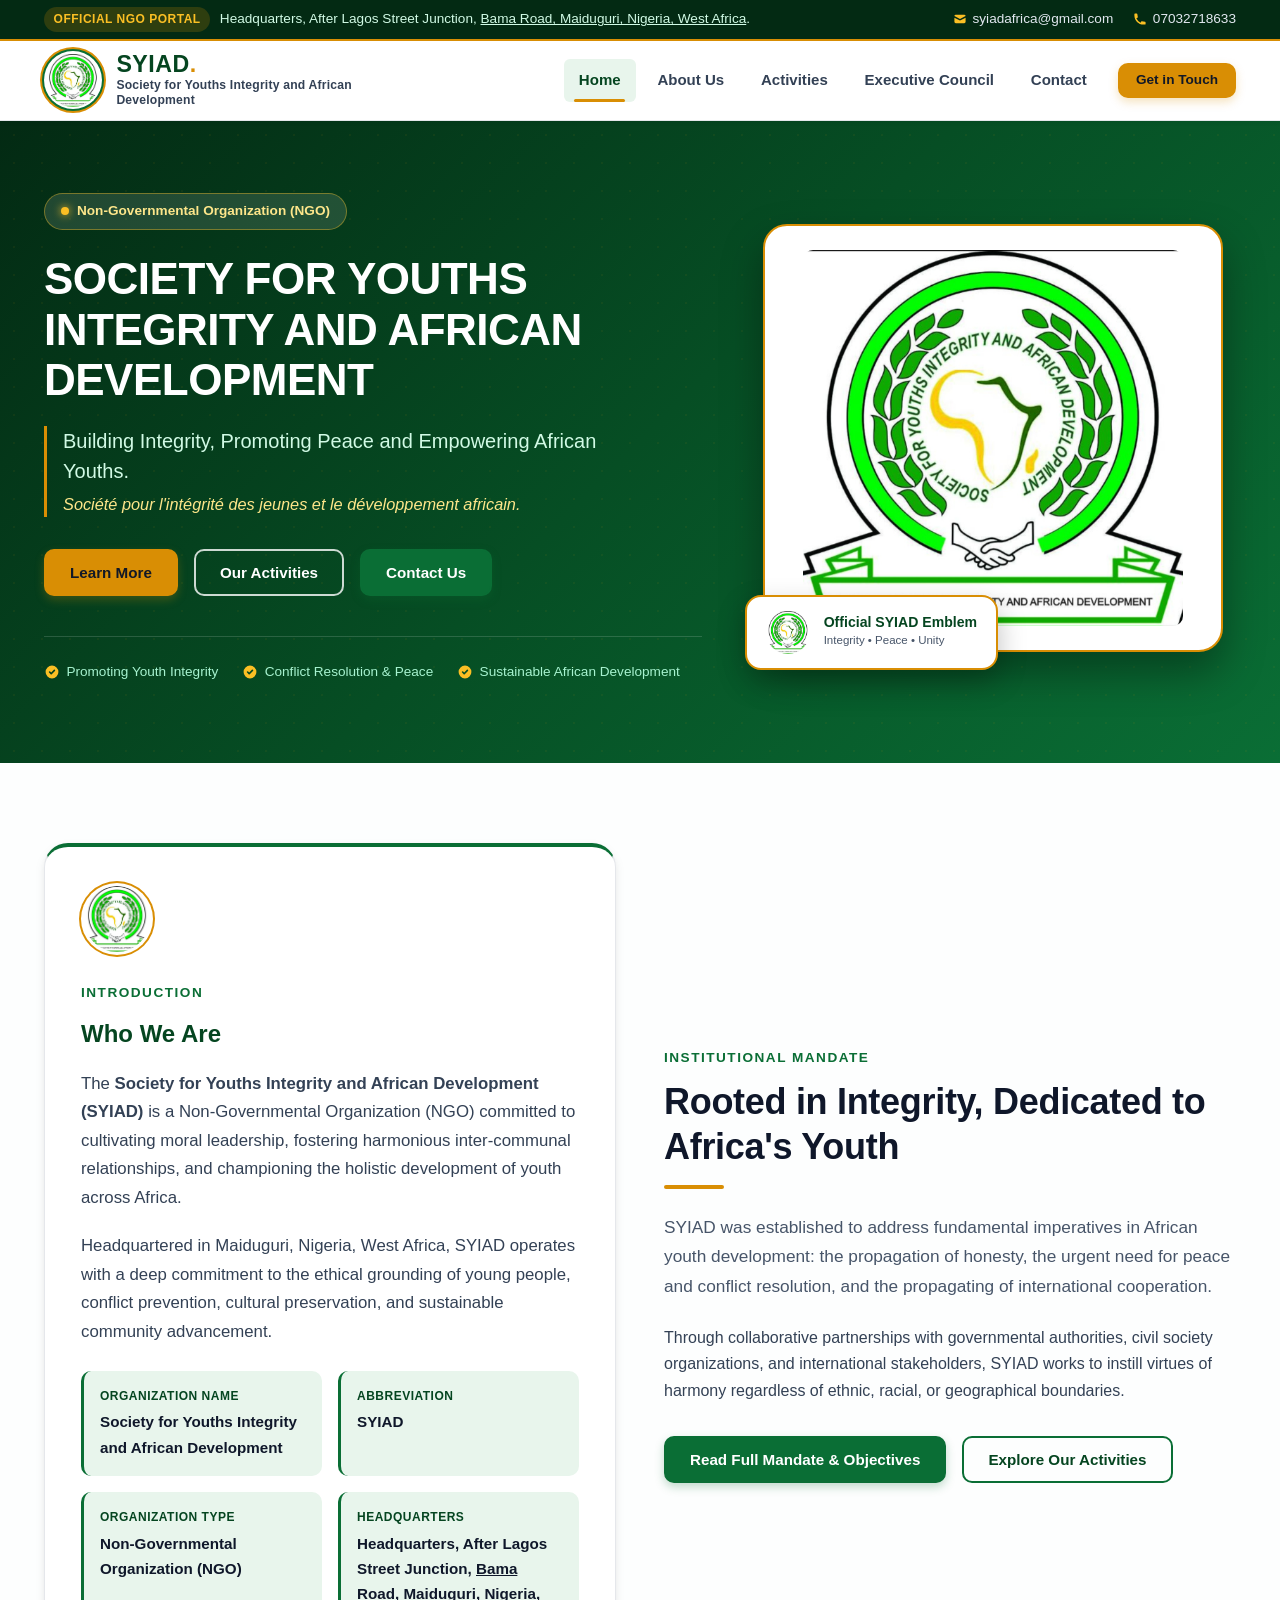
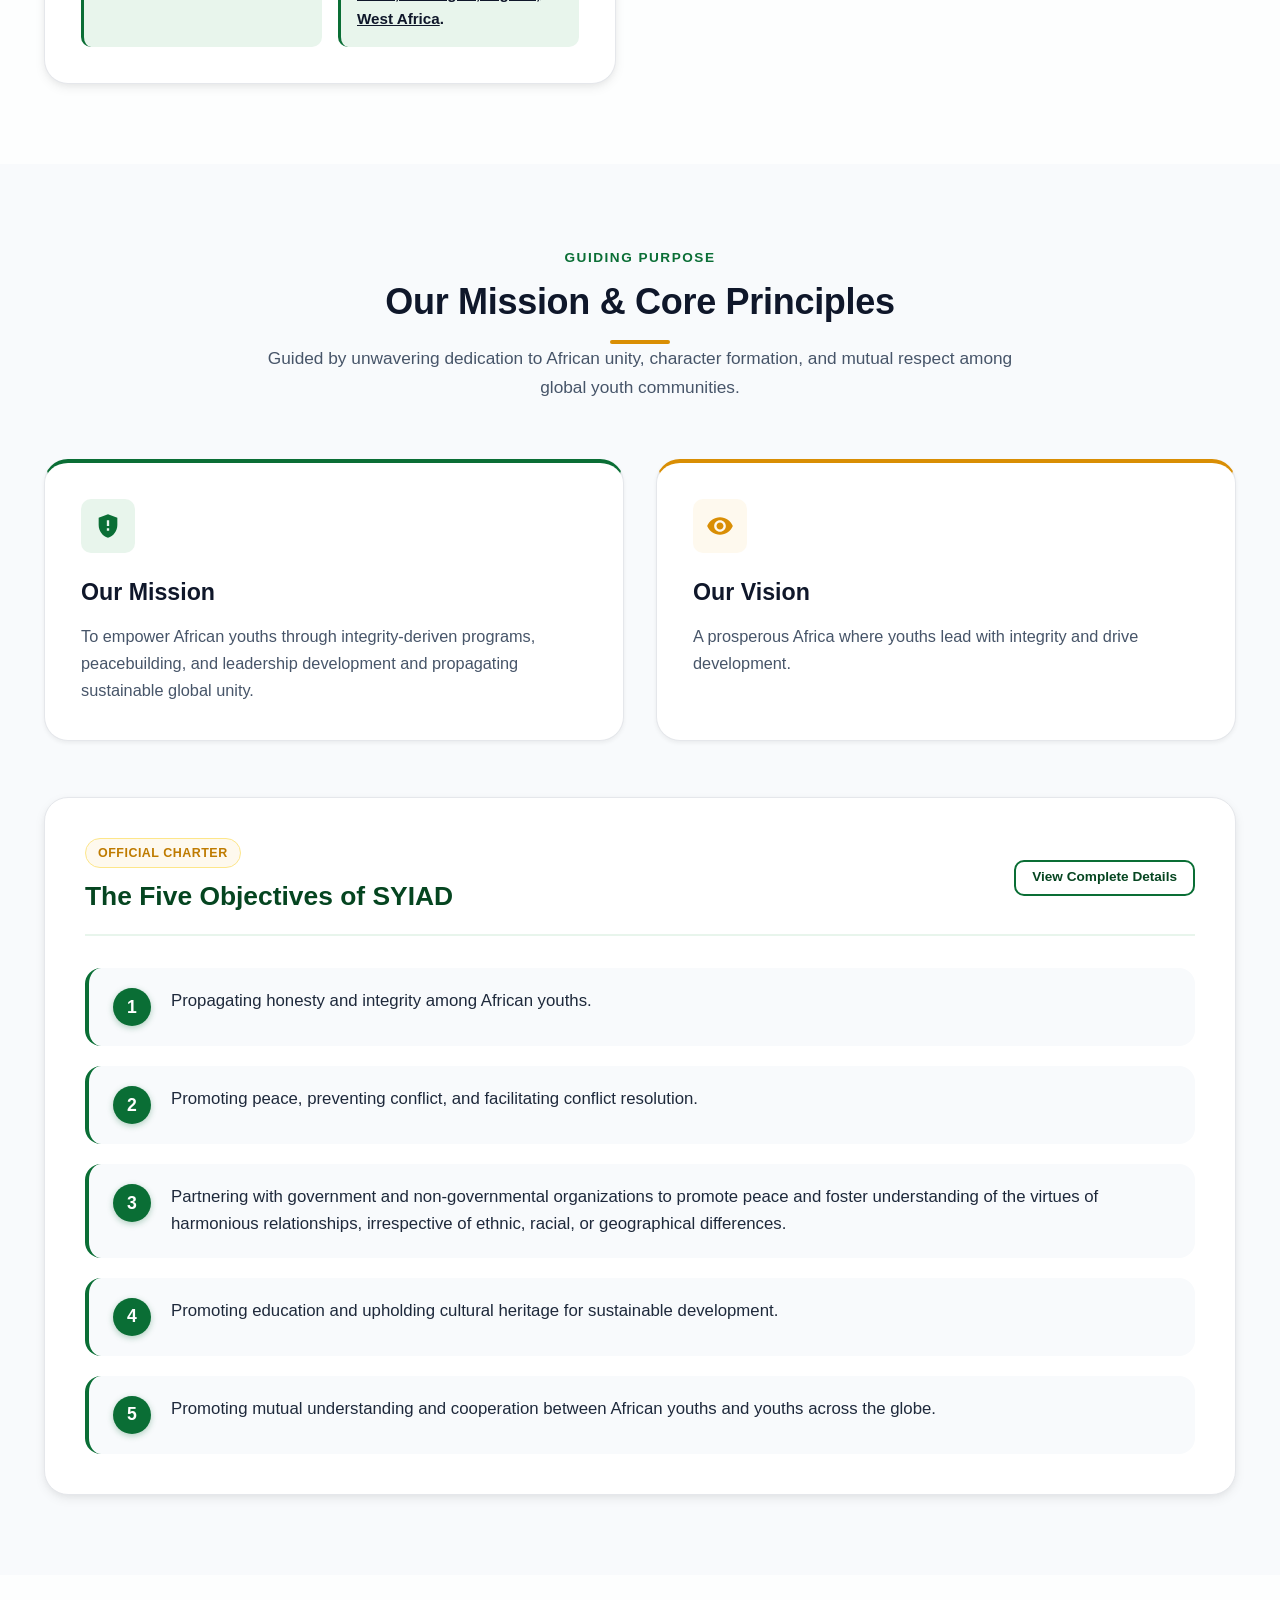
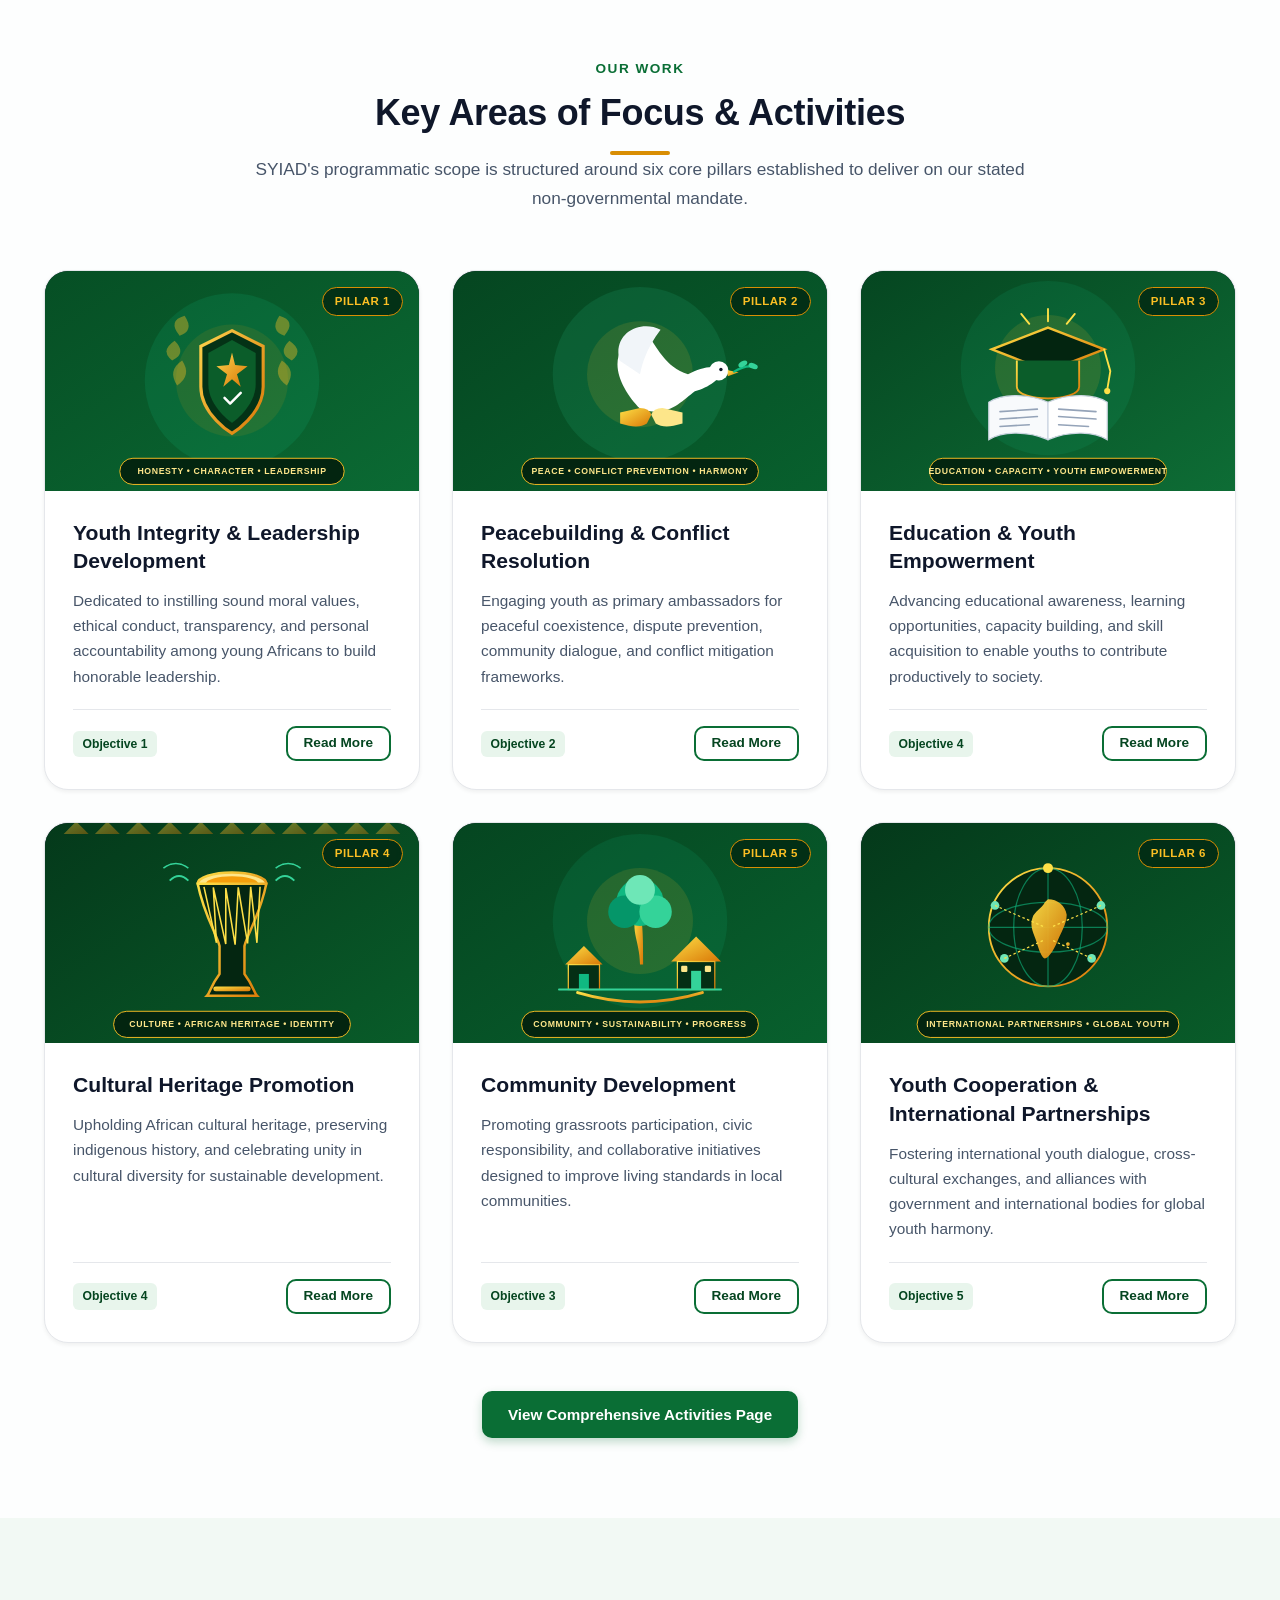
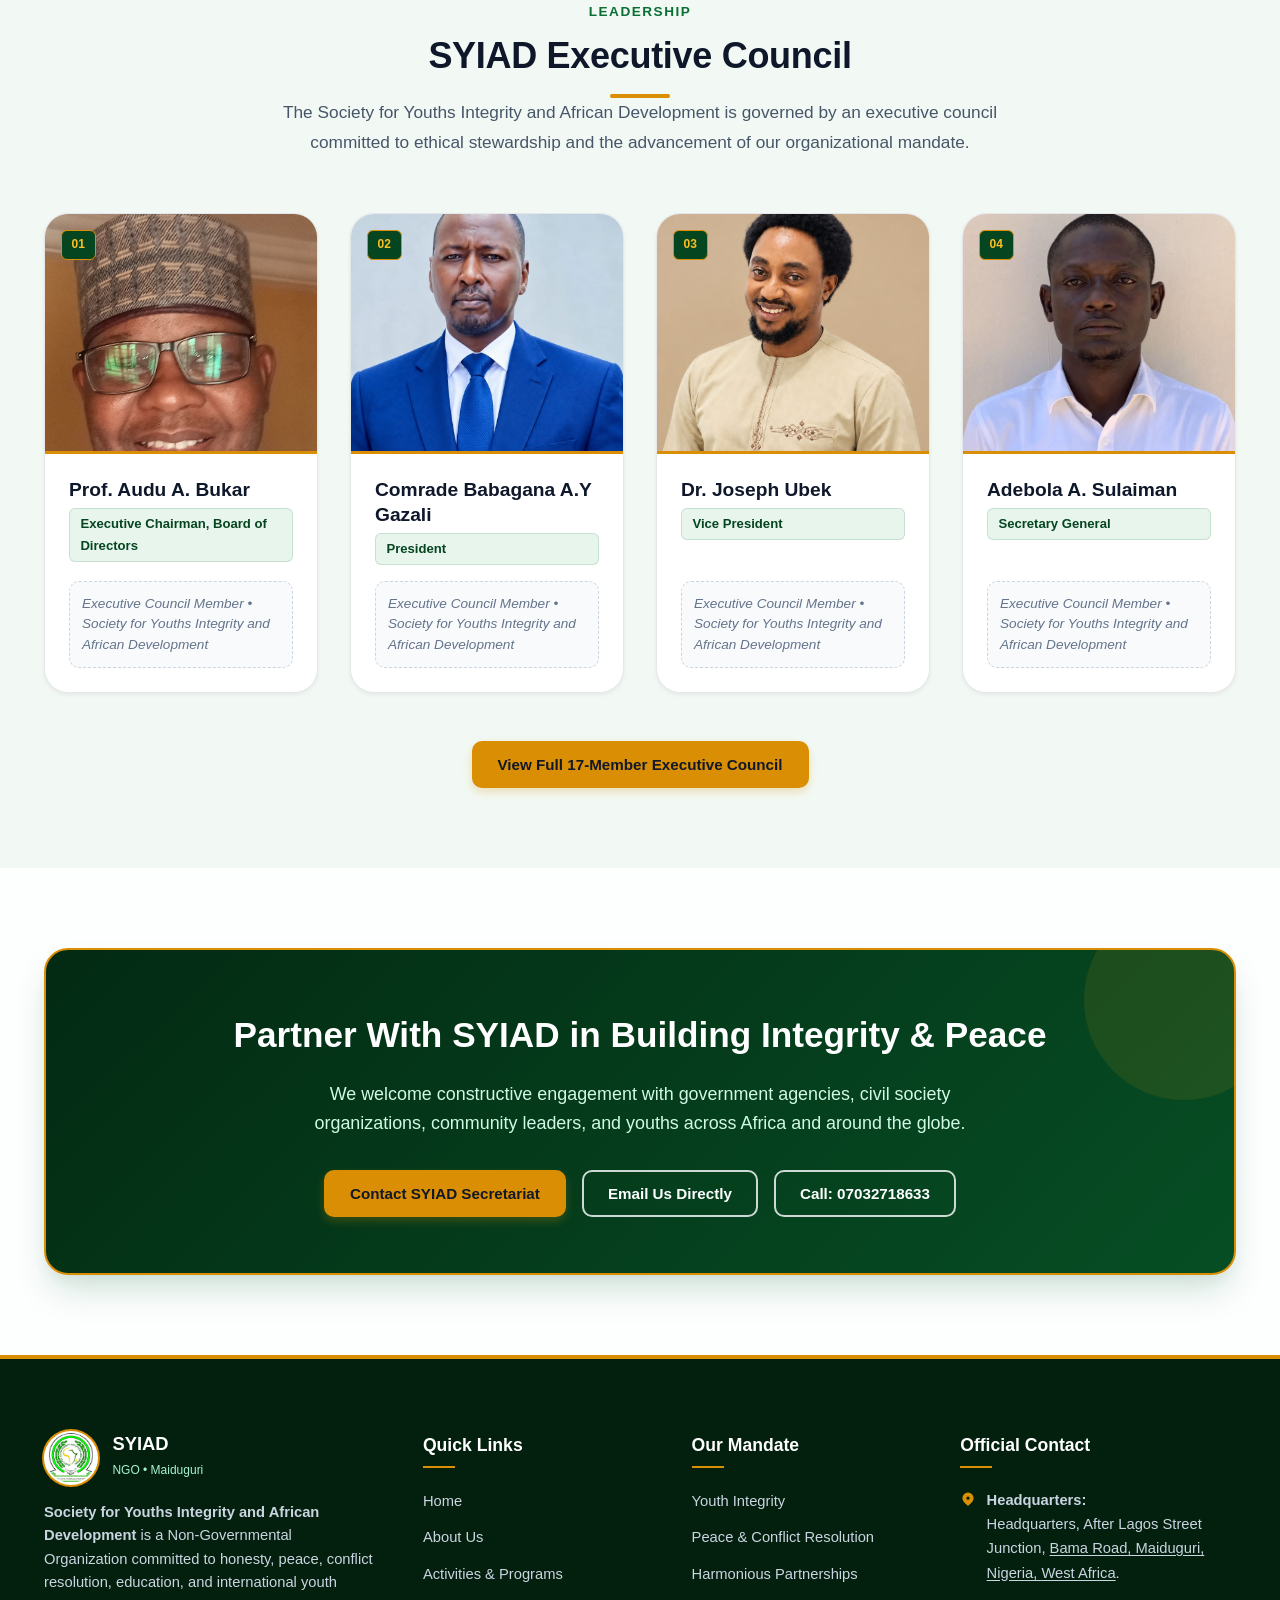
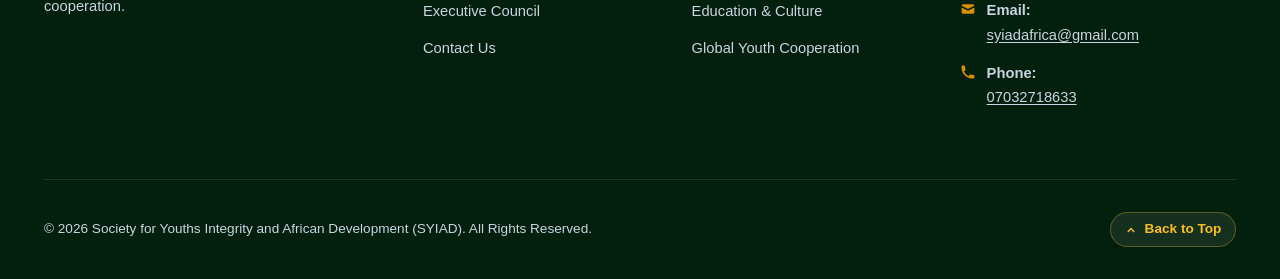
<file: index.html>
<!DOCTYPE html>
<html lang="en">
<head>
  <meta charset="UTF-8">
  <meta name="viewport" content="width=device-width, initial-scale=1.0">
  <meta http-equiv="X-UA-Compatible" content="IE=edge">
  
  <!-- SEO Primary Meta Tags -->
  <title>Society for Youths Integrity and African Development (SYIAD) | Official Website</title>
  <meta name="title" content="Society for Youths Integrity and African Development (SYIAD)">
  <meta name="description" content="Society for Youths Integrity and African Development (SYIAD) is an NGO dedicated to propagating integrity, promoting peace, fostering education, and empowering African youths for sustainable development.">
  <meta name="keywords" content="SYIAD, Society for Youths Integrity and African Development, African Youth NGO, Youth Integrity, Peacebuilding, Conflict Resolution, Education, Maiduguri, Borno, Nigeria">
  <meta name="author" content="Society for Youths Integrity and African Development">
  <meta name="robots" content="index, follow">

  <!-- Open Graph / Facebook -->
  <meta property="og:type" content="website">
  <meta property="og:url" content="https://syiad.org/">
  <meta property="og:title" content="Society for Youths Integrity and African Development (SYIAD)">
  <meta property="og:description" content="Building Integrity, Promoting Peace and Empowering African Youths. Non-Governmental Organization committed to youth leadership, peacebuilding, and sustainable development.">
  <meta property="og:image" content="assets/images/syiad-logo.jpg">

  <!-- Twitter -->
  <meta property="twitter:card" content="summary_large_image">
  <meta property="twitter:title" content="Society for Youths Integrity and African Development (SYIAD)">
  <meta property="twitter:description" content="Building Integrity, Promoting Peace and Empowering African Youths.">
  <meta property="twitter:image" content="assets/images/syiad-logo.jpg">

  <!-- Favicon using official SYIAD logo -->
  <link rel="icon" type="image/jpeg" href="assets/images/syiad-logo.jpg">
  <link rel="apple-touch-icon" href="assets/images/syiad-logo.jpg">

  <!-- Stylesheet -->
  <link rel="stylesheet" href="assets/css/styles.css">
</head>
<body>
  <!-- Accessibility Skip Link -->
  <a href="#mainContent" class="skip-link">Skip to main content</a>

  <!-- Top Notification & Contact Bar -->
  <aside class="top-bar" aria-label="Quick contact and organization info">
    <div class="container top-bar-content">
      <div style="display:flex; align-items:center; gap:0.6rem;">
        <span class="top-bar-badge">Official NGO Portal</span>
        <span>Headquarters, After Lagos Street Junction, <a href="https://www.google.com/maps/search/Bama+Road,+Maiduguri,+Nigeria,+West+Africa?entry=gmail&source=g" target="_blank" rel="noopener noreferrer" style="color: inherit; text-decoration: underline;">Bama Road, Maiduguri, Nigeria, West Africa</a>.</span>
      </div>
      <div class="top-bar-contact">
        <span class="top-bar-item">
          <svg viewBox="0 0 20 20" aria-hidden="true"><path d="M2.003 5.884L10 9.882l7.997-3.998A2 2 0 0016 4H4a2 2 0 00-1.997 1.884z"/><path d="M18 8.118l-8 4-8-4V14a2 2 0 002 2h12a2 2 0 002-2V8.118z"/></svg>
          <a href="mailto:syiadafrica@gmail.com">syiadafrica@gmail.com</a>
        </span>
        <span class="top-bar-item">
          <svg viewBox="0 0 20 20" aria-hidden="true"><path d="M2 3a1 1 0 011-1h2.153a1 1 0 01.986.836l.74 4.435a1 1 0 01-.54 1.06l-1.548.773a11.037 11.037 0 006.105 6.105l.774-1.548a1 1 0 011.059-.54l4.435.74a1 1 0 01.836.986V17a1 1 0 01-1 1h-2C7.82 18 2 12.18 2 5V3z"/></svg>
          <a href="tel:07032718633">07032718633</a>
        </span>
      </div>
    </div>
  </aside>

  <!-- Main Header & Navigation Bar -->
  <header class="site-header">
    <div class="container header-container">
      <!-- Official Brand Logo & Name Lockup -->
      <a href="index.html" class="brand" aria-label="SYIAD Home - Society for Youths Integrity and African Development">
        <div class="brand-logo-wrap">
          <img src="assets/images/syiad-logo.jpg" alt="Official SYIAD Emblem Logo" class="brand-logo" width="58" height="58">
        </div>
        <div class="brand-text">
          <div class="brand-acronym">SYIAD<span>.</span></div>
          <div class="brand-full-name">Society for Youths Integrity and African Development</div>
        </div>
      </a>

      <!-- Mobile Hamburger Toggle -->
      <button class="nav-toggle" aria-label="Toggle navigation menu" aria-expanded="false" aria-controls="primaryNav">
        <span class="hamburger-icon">
          <span class="hamburger-line"></span>
          <span class="hamburger-line"></span>
          <span class="hamburger-line"></span>
        </span>
      </button>

      <!-- Primary Navigation Links -->
      <nav class="nav-menu" id="primaryNav" aria-label="Primary site navigation">
        <ul class="nav-list">
          <li><a href="index.html" class="nav-link active">Home</a></li>
          <li><a href="about.html" class="nav-link">About Us</a></li>
          <li><a href="activities.html" class="nav-link">Activities</a></li>
          <li><a href="executive-council.html" class="nav-link">Executive Council</a></li>
          <li><a href="contact.html" class="nav-link">Contact</a></li>
        </ul>
        <div class="nav-cta">
          <a href="contact.html" class="btn btn-sm btn-gold">Get in Touch</a>
        </div>
      </nav>
    </div>
  </header>

  <!-- Main Content Landmark -->
  <main id="mainContent">

    <!-- 1. Hero Section -->
    <section class="hero" aria-labelledby="heroTitle">
      <div class="container hero-layout">
        <div class="hero-content">
          <div class="hero-pill">
            <span class="hero-pill-dot" aria-hidden="true"></span>
            Non-Governmental Organization (NGO)
          </div>
          
          <h1 id="heroTitle" class="hero-title">
            SOCIETY FOR YOUTHS INTEGRITY AND AFRICAN DEVELOPMENT
          </h1>

          <div class="hero-taglines">
            <p class="hero-tagline">
              Building Integrity, Promoting Peace and Empowering African Youths.
            </p>
            <p class="hero-tagline-fr" lang="fr">
              Société pour l'intégrité des jeunes et le développement africain.
            </p>
          </div>

          <div class="hero-actions">
            <a href="about.html" class="btn btn-gold">Learn More</a>
            <a href="activities.html" class="btn btn-white-outline">Our Activities</a>
            <a href="contact.html" class="btn btn-primary">Contact Us</a>
          </div>

          <div class="hero-meta">
            <div class="hero-meta-item">
              <svg viewBox="0 0 20 20" aria-hidden="true"><path fill-rule="evenodd" d="M10 18a8 8 0 100-16 8 8 0 000 16zm3.707-9.293a1 1 0 00-1.414-1.414L9 10.586 7.707 9.293a1 1 0 00-1.414 1.414l2 2a1 1 0 001.414 0l4-4z" clip-rule="evenodd"/></svg>
              <span>Promoting Youth Integrity</span>
            </div>
            <div class="hero-meta-item">
              <svg viewBox="0 0 20 20" aria-hidden="true"><path fill-rule="evenodd" d="M10 18a8 8 0 100-16 8 8 0 000 16zm3.707-9.293a1 1 0 00-1.414-1.414L9 10.586 7.707 9.293a1 1 0 00-1.414 1.414l2 2a1 1 0 001.414 0l4-4z" clip-rule="evenodd"/></svg>
              <span>Conflict Resolution &amp; Peace</span>
            </div>
            <div class="hero-meta-item">
              <svg viewBox="0 0 20 20" aria-hidden="true"><path fill-rule="evenodd" d="M10 18a8 8 0 100-16 8 8 0 000 16zm3.707-9.293a1 1 0 00-1.414-1.414L9 10.586 7.707 9.293a1 1 0 00-1.414 1.414l2 2a1 1 0 001.414 0l4-4z" clip-rule="evenodd"/></svg>
              <span>Sustainable African Development</span>
            </div>
          </div>
        </div>

        <div class="hero-media">
          <div class="hero-card-frame">
            <img src="assets/images/syiad-logo.jpg" alt="Official SYIAD Logo - Society for Youths Integrity and African Development" class="hero-logo-img" width="450" height="450">
            
            <div class="hero-emblem-badge">
              <img src="assets/images/syiad-logo.jpg" alt="Official SYIAD Emblem Badge" width="44" height="44">
              <div>
                <h4>Official SYIAD Emblem</h4>
                <p>Integrity • Peace • Unity</p>
              </div>
            </div>
          </div>
        </div>
      </div>
    </section>

    <!-- 2. Who We Are Section -->
    <section class="section" id="who-we-are">
      <div class="container">
        <div class="about-grid">
          <div class="about-card-featured">
            <img src="assets/images/syiad-logo.jpg" alt="SYIAD Seal" class="logo-stamp">
            <span class="section-subtitle">Introduction</span>
            <h3>Who We Are</h3>
            <p>
              The <strong>Society for Youths Integrity and African Development (SYIAD)</strong> is a Non-Governmental Organization (NGO) committed to cultivating moral leadership, fostering harmonious inter-communal relationships, and championing the holistic development of youth across Africa.
            </p>
            <p>
              Headquartered in Maiduguri, Nigeria, West Africa, SYIAD operates with a deep commitment to the ethical grounding of young people, conflict prevention, cultural preservation, and sustainable community advancement.
            </p>
            
            <div class="info-pills">
              <div class="info-pill">
                <div class="info-pill-label">Organization Name</div>
                <div class="info-pill-val">Society for Youths Integrity and African Development</div>
              </div>
              <div class="info-pill">
                <div class="info-pill-label">Abbreviation</div>
                <div class="info-pill-val">SYIAD</div>
              </div>
              <div class="info-pill">
                <div class="info-pill-label">Organization Type</div>
                <div class="info-pill-val">Non-Governmental Organization (NGO)</div>
              </div>
              <div class="info-pill">
                <div class="info-pill-label">Headquarters</div>
                <div class="info-pill-val">Headquarters, After Lagos Street Junction, <a href="https://www.google.com/maps/search/Bama+Road,+Maiduguri,+Nigeria,+West+Africa?entry=gmail&source=g" target="_blank" rel="noopener noreferrer" style="color: inherit; text-decoration: underline;">Bama Road, Maiduguri, Nigeria, West Africa</a>.</div>
              </div>
            </div>
          </div>

          <div>
            <span class="section-subtitle">Institutional Mandate</span>
            <h2 class="section-title">Rooted in Integrity, Dedicated to Africa's Youth</h2>
            <div class="title-bar" style="margin-left: 0;"></div>
            <p class="section-description" style="margin-top: 1.5rem; margin-bottom: 1.5rem;">
              SYIAD was established to address fundamental imperatives in African youth development: the propagation of honesty, the urgent need for peace and conflict resolution, and the propagating of international cooperation.
            </p>
            <p style="color: var(--color-gray-700); margin-bottom: 2rem;">
              Through collaborative partnerships with governmental authorities, civil society organizations, and international stakeholders, SYIAD works to instill virtues of harmony regardless of ethnic, racial, or geographical boundaries.
            </p>
            <div style="display: flex; gap: 1rem; flex-wrap: wrap;">
              <a href="about.html" class="btn btn-primary">Read Full Mandate &amp; Objectives</a>
              <a href="activities.html" class="btn btn-outline">Explore Our Activities</a>
            </div>
          </div>
        </div>
      </div>
    </section>

    <!-- 3. Our Mission & Vision Section -->
    <section class="section section-alt" id="mission-vision">
      <div class="container">
        <div class="section-header">
          <span class="section-subtitle">Guiding Purpose</span>
          <h2 class="section-title">Our Mission &amp; Core Principles</h2>
          <div class="title-bar"></div>
          <p class="section-description">
            Guided by unwavering dedication to African unity, character formation, and mutual respect among global youth communities.
          </p>
        </div>

        <div class="mv-grid">
          <div class="mv-card mission">
            <div class="mv-icon-box">
              <svg viewBox="0 0 24 24"><path d="M12 2L4 5v6.09c0 5.05 3.41 9.76 8 10.91 4.59-1.15 8-5.86 8-10.91V5l-8-3zm1 14h-2v-2h2v2zm0-4h-2V7h2v5z"/></svg>
            </div>
            <h3>Our Mission</h3>
            <p>
              To empower African youths through integrity-deriven programs, peacebuilding, and leadership development and propagating sustainable global unity.
            </p>
          </div>

          <div class="mv-card vision">
            <div class="mv-icon-box">
              <svg viewBox="0 0 24 24"><path d="M12 4.5C7 4.5 2.73 7.61 1 12c1.73 4.39 6 7.5 11 7.5s9.27-3.11 11-7.5c-1.73-4.39-6-7.5-11-7.5zM12 17c-2.76 0-5-2.24-5-5s2.24-5 5-5 5 2.24 5 5-2.24 5-5 5zm0-8c-1.66 0-3 1.34-3 3s1.34 3 3 3 3-1.34 3-3-1.34-3-3-3z"/></svg>
            </div>
            <h3>Our Vision</h3>
            <p>
              A prosperous Africa where youths lead with integrity and drive development.
            </p>
          </div>
        </div>

        <!-- Stated Objectives Highlight -->
        <div class="objectives-container">
          <div class="objectives-header">
            <div>
              <span class="badge badge-gold">Official Charter</span>
              <h3 style="margin-top: 0.4rem;">The Five Objectives of SYIAD</h3>
            </div>
            <a href="about.html" class="btn btn-sm btn-outline">View Complete Details</a>
          </div>

          <div class="objectives-list">
            <div class="objective-item">
              <div class="objective-num">1</div>
              <div class="objective-text">
                Propagating honesty and integrity among African youths.
              </div>
            </div>
            <div class="objective-item">
              <div class="objective-num">2</div>
              <div class="objective-text">
                Promoting peace, preventing conflict, and facilitating conflict resolution.
              </div>
            </div>
            <div class="objective-item">
              <div class="objective-num">3</div>
              <div class="objective-text">
                Partnering with government and non-governmental organizations to promote peace and foster understanding of the virtues of harmonious relationships, irrespective of ethnic, racial, or geographical differences.
              </div>
            </div>
            <div class="objective-item">
              <div class="objective-num">4</div>
              <div class="objective-text">
                Promoting education and upholding cultural heritage for sustainable development.
              </div>
            </div>
            <div class="objective-item">
              <div class="objective-num">5</div>
              <div class="objective-text">
                Promoting mutual understanding and cooperation between African youths and youths across the globe.
              </div>
            </div>
          </div>
        </div>
      </div>
    </section>

    <!-- 4. Key Areas of Focus / Activities Overview -->
    <section class="section" id="areas-of-focus">
      <div class="container">
        <div class="section-header">
          <span class="section-subtitle">Our Work</span>
          <h2 class="section-title">Key Areas of Focus &amp; Activities</h2>
          <div class="title-bar"></div>
          <p class="section-description">
            SYIAD's programmatic scope is structured around six core pillars established to deliver on our stated non-governmental mandate.
          </p>
        </div>

        <div class="activities-grid">
          <!-- Card 1 -->
          <article class="activity-card">
            <div class="activity-card-media">
              <img src="assets/images/activity-integrity.svg" alt="Youth Integrity and Leadership Development graphic" width="600" height="400">
              <span class="activity-card-badge">Pillar 1</span>
            </div>
            <div class="activity-card-body">
              <h3 class="activity-card-title">Youth Integrity &amp; Leadership Development</h3>
              <p class="activity-card-desc">
                Dedicated to instilling sound moral values, ethical conduct, transparency, and personal accountability among young Africans to build honorable leadership.
              </p>
              <div class="activity-card-footer">
                <span class="activity-objective-tag">Objective 1</span>
                <a href="activities.html#pillar-integrity" class="btn btn-sm btn-outline">Read More</a>
              </div>
            </div>
          </article>

          <!-- Card 2 -->
          <article class="activity-card">
            <div class="activity-card-media">
              <img src="assets/images/activity-peace.svg" alt="Peacebuilding and Conflict Resolution graphic" width="600" height="400">
              <span class="activity-card-badge">Pillar 2</span>
            </div>
            <div class="activity-card-body">
              <h3 class="activity-card-title">Peacebuilding &amp; Conflict Resolution</h3>
              <p class="activity-card-desc">
                Engaging youth as primary ambassadors for peaceful coexistence, dispute prevention, community dialogue, and conflict mitigation frameworks.
              </p>
              <div class="activity-card-footer">
                <span class="activity-objective-tag">Objective 2</span>
                <a href="activities.html#pillar-peace" class="btn btn-sm btn-outline">Read More</a>
              </div>
            </div>
          </article>

          <!-- Card 3 -->
          <article class="activity-card">
            <div class="activity-card-media">
              <img src="assets/images/activity-education.svg" alt="Education and Youth Empowerment graphic" width="600" height="400">
              <span class="activity-card-badge">Pillar 3</span>
            </div>
            <div class="activity-card-body">
              <h3 class="activity-card-title">Education &amp; Youth Empowerment</h3>
              <p class="activity-card-desc">
                Advancing educational awareness, learning opportunities, capacity building, and skill acquisition to enable youths to contribute productively to society.
              </p>
              <div class="activity-card-footer">
                <span class="activity-objective-tag">Objective 4</span>
                <a href="activities.html#pillar-education" class="btn btn-sm btn-outline">Read More</a>
              </div>
            </div>
          </article>

          <!-- Card 4 -->
          <article class="activity-card">
            <div class="activity-card-media">
              <img src="assets/images/activity-culture.svg" alt="Cultural Heritage Promotion graphic" width="600" height="400">
              <span class="activity-card-badge">Pillar 4</span>
            </div>
            <div class="activity-card-body">
              <h3 class="activity-card-title">Cultural Heritage Promotion</h3>
              <p class="activity-card-desc">
                Upholding African cultural heritage, preserving indigenous history, and celebrating unity in cultural diversity for sustainable development.
              </p>
              <div class="activity-card-footer">
                <span class="activity-objective-tag">Objective 4</span>
                <a href="activities.html#pillar-culture" class="btn btn-sm btn-outline">Read More</a>
              </div>
            </div>
          </article>

          <!-- Card 5 -->
          <article class="activity-card">
            <div class="activity-card-media">
              <img src="assets/images/activity-community.svg" alt="Community Development graphic" width="600" height="400">
              <span class="activity-card-badge">Pillar 5</span>
            </div>
            <div class="activity-card-body">
              <h3 class="activity-card-title">Community Development</h3>
              <p class="activity-card-desc">
                Promoting grassroots participation, civic responsibility, and collaborative initiatives designed to improve living standards in local communities.
              </p>
              <div class="activity-card-footer">
                <span class="activity-objective-tag">Objective 3</span>
                <a href="activities.html#pillar-community" class="btn btn-sm btn-outline">Read More</a>
              </div>
            </div>
          </article>

          <!-- Card 6 -->
          <article class="activity-card">
            <div class="activity-card-media">
              <img src="assets/images/activity-international.svg" alt="Youth Cooperation and International Partnerships graphic" width="600" height="400">
              <span class="activity-card-badge">Pillar 6</span>
            </div>
            <div class="activity-card-body">
              <h3 class="activity-card-title">Youth Cooperation &amp; International Partnerships</h3>
              <p class="activity-card-desc">
                Fostering international youth dialogue, cross-cultural exchanges, and alliances with government and international bodies for global youth harmony.
              </p>
              <div class="activity-card-footer">
                <span class="activity-objective-tag">Objective 5</span>
                <a href="activities.html#pillar-international" class="btn btn-sm btn-outline">Read More</a>
              </div>
            </div>
          </article>
        </div>

        <div style="text-align: center; margin-top: 3rem;">
          <a href="activities.html" class="btn btn-primary">View Comprehensive Activities Page</a>
        </div>
      </div>
    </section>

    <!-- 5. Executive Council Preview Section -->
    <section class="section section-green-tint" id="executive-council-preview">
      <div class="container">
        <div class="section-header">
          <span class="section-subtitle">Leadership</span>
          <h2 class="section-title">SYIAD Executive Council</h2>
          <div class="title-bar"></div>
          <p class="section-description">
            The Society for Youths Integrity and African Development is governed by an executive council committed to ethical stewardship and the advancement of our organizational mandate.
          </p>
        </div>

        <div class="council-grid">
          <!-- 1. Executive Chairman, Board of Directors -->
          <div class="council-card">
            <div class="council-avatar-wrap">
              <img src="assets/executive/chairman-board-audu-bukar.jpg" alt="Official photograph of Prof. Audu A. Bukar, Executive Chairman, Board of Directors" width="300" height="340" loading="lazy">
              <span class="council-number-tag">01</span>
            </div>
            <div class="council-card-content">
              <h3 class="council-name">Prof. Audu A. Bukar</h3>
              <span class="council-role-badge">Executive Chairman, Board of Directors</span>
              <p class="council-bio-placeholder">
                Executive Council Member • Society for Youths Integrity and African Development
              </p>
            </div>
          </div>

          <!-- 2. President -->
          <div class="council-card">
            <div class="council-avatar-wrap">
              <img src="assets/executive/president-babagana-gazali.jpg" alt="Official photograph of Comrade Babagana A.Y Gazali, President" width="300" height="340" loading="lazy">
              <span class="council-number-tag">02</span>
            </div>
            <div class="council-card-content">
              <h3 class="council-name">Comrade Babagana A.Y Gazali</h3>
              <span class="council-role-badge">President</span>
              <p class="council-bio-placeholder">
                Executive Council Member • Society for Youths Integrity and African Development
              </p>
            </div>
          </div>

          <!-- 3. Vice President -->
          <div class="council-card">
            <div class="council-avatar-wrap">
              <img src="assets/executive/vice-president-joseph-ubek.jpg" alt="Official photograph of Dr. Joseph Ubek, Vice President" width="300" height="340" loading="lazy">
              <span class="council-number-tag">03</span>
            </div>
            <div class="council-card-content">
              <h3 class="council-name">Dr. Joseph Ubek</h3>
              <span class="council-role-badge">Vice President</span>
              <p class="council-bio-placeholder">
                Executive Council Member • Society for Youths Integrity and African Development
              </p>
            </div>
          </div>

          <!-- 4. Secretary General -->
          <div class="council-card">
            <div class="council-avatar-wrap">
              <img src="assets/executive/secretary-general-adebola-sulaiman.jpg" alt="Official photograph of Adebola A. Sulaiman, Secretary General" width="300" height="340" loading="lazy">
              <span class="council-number-tag">04</span>
            </div>
            <div class="council-card-content">
              <h3 class="council-name">Adebola A. Sulaiman</h3>
              <span class="council-role-badge">Secretary General</span>
              <p class="council-bio-placeholder">
                Executive Council Member • Society for Youths Integrity and African Development
              </p>
            </div>
          </div>
        </div>

        <div style="text-align: center; margin-top: 3rem;">
          <a href="executive-council.html" class="btn btn-gold">View Full 17-Member Executive Council</a>
        </div>
      </div>
    </section>

    <!-- 6. Call To Action & Contact Summary Section -->
    <section class="section" id="contact-summary">
      <div class="container">
        <div class="cta-box">
          <h2>Partner With SYIAD in Building Integrity &amp; Peace</h2>
          <p>
            We welcome constructive engagement with government agencies, civil society organizations, community leaders, and youths across Africa and around the globe.
          </p>
          <div class="cta-buttons">
            <a href="contact.html" class="btn btn-gold">Contact SYIAD Secretariat</a>
            <a href="mailto:syiadafrica@gmail.com" class="btn btn-white-outline">Email Us Directly</a>
            <a href="tel:07032718633" class="btn btn-white-outline">Call: 07032718633</a>
          </div>
        </div>
      </div>
    </section>

  </main>

  <!-- Site Footer -->
  <footer class="site-footer">
    <div class="container">
      <div class="footer-grid">
        <!-- Col 1: Brand & Logo -->
        <div class="footer-brand">
          <div class="footer-logo-wrap">
            <img src="assets/images/syiad-logo.jpg" alt="SYIAD Official Logo" class="footer-logo" width="54" height="54">
            <div>
              <div class="footer-brand-title">SYIAD</div>
              <small style="color: #A7F3D0; font-size: 0.75rem;">NGO • Maiduguri</small>
            </div>
          </div>
          <p class="footer-desc">
            <strong>Society for Youths Integrity and African Development</strong> is a Non-Governmental Organization committed to honesty, peace, conflict resolution, education, and international youth cooperation.
          </p>
        </div>

        <!-- Col 2: Quick Links -->
        <div>
          <h3 class="footer-title">Quick Links</h3>
          <ul class="footer-links">
            <li><a href="index.html">Home</a></li>
            <li><a href="about.html">About Us</a></li>
            <li><a href="activities.html">Activities &amp; Programs</a></li>
            <li><a href="executive-council.html">Executive Council</a></li>
            <li><a href="contact.html">Contact Us</a></li>
          </ul>
        </div>

        <!-- Col 3: Key Objectives -->
        <div>
          <h3 class="footer-title">Our Mandate</h3>
          <ul class="footer-links">
            <li><a href="about.html#objectives">Youth Integrity</a></li>
            <li><a href="about.html#objectives">Peace &amp; Conflict Resolution</a></li>
            <li><a href="about.html#objectives">Harmonious Partnerships</a></li>
            <li><a href="about.html#objectives">Education &amp; Culture</a></li>
            <li><a href="about.html#objectives">Global Youth Cooperation</a></li>
          </ul>
        </div>

        <!-- Col 4: Official Contact Info -->
        <div>
          <h3 class="footer-title">Official Contact</h3>
          <div class="footer-contact-item">
            <svg viewBox="0 0 20 20" aria-hidden="true"><path fill-rule="evenodd" d="M5.05 4.05a7 7 0 119.9 9.9L10 18.9l-4.95-4.95a7 7 0 010-9.9zM10 11a2 2 0 100-4 2 2 0 000 4z" clip-rule="evenodd"/></svg>
            <div>
              <strong>Headquarters:</strong><br>
              Headquarters, After Lagos Street Junction, <a href="https://www.google.com/maps/search/Bama+Road,+Maiduguri,+Nigeria,+West+Africa?entry=gmail&source=g" target="_blank" rel="noopener noreferrer">Bama Road, Maiduguri, Nigeria, West Africa</a>.
            </div>
          </div>
          <div class="footer-contact-item">
            <svg viewBox="0 0 20 20" aria-hidden="true"><path d="M2.003 5.884L10 9.882l7.997-3.998A2 2 0 0016 4H4a2 2 0 00-1.997 1.884z"/><path d="M18 8.118l-8 4-8-4V14a2 2 0 002 2h12a2 2 0 002-2V8.118z"/></svg>
            <div>
              <strong>Email:</strong><br>
              <a href="mailto:syiadafrica@gmail.com">syiadafrica@gmail.com</a>
            </div>
          </div>
          <div class="footer-contact-item">
            <svg viewBox="0 0 20 20" aria-hidden="true"><path d="M2 3a1 1 0 011-1h2.153a1 1 0 01.986.836l.74 4.435a1 1 0 01-.54 1.06l-1.548.773a11.037 11.037 0 006.105 6.105l.774-1.548a1 1 0 011.059-.54l4.435.74a1 1 0 01.836.986V17a1 1 0 01-1 1h-2C7.82 18 2 12.18 2 5V3z"/></svg>
            <div>
              <strong>Phone:</strong><br>
              <a href="tel:07032718633">07032718633</a>
            </div>
          </div>
        </div>
      </div>

      <!-- Copyright Notice -->
      <div class="footer-bottom">
        <p class="footer-copyright">
          &copy; 2026 Society for Youths Integrity and African Development (SYIAD). All Rights Reserved.
        </p>
        <button type="button" class="back-to-top" id="backToTopBtn" aria-label="Back to top of page">
          <svg style="width:14px;height:14px;fill:currentColor" viewBox="0 0 20 20" aria-hidden="true"><path fill-rule="evenodd" d="M14.707 12.707a1 1 0 01-1.414 0L10 9.414l-3.293 3.293a1 1 0 01-1.414-1.414l4-4a1 1 0 011.414 0l4 4a1 1 0 010 1.414z" clip-rule="evenodd"/></svg>
          Back to Top
        </button>
      </div>
    </div>
  </footer>

  <!-- Main JavaScript File -->
  <script src="assets/js/main.js"></script>
</body>
</html>
</file>
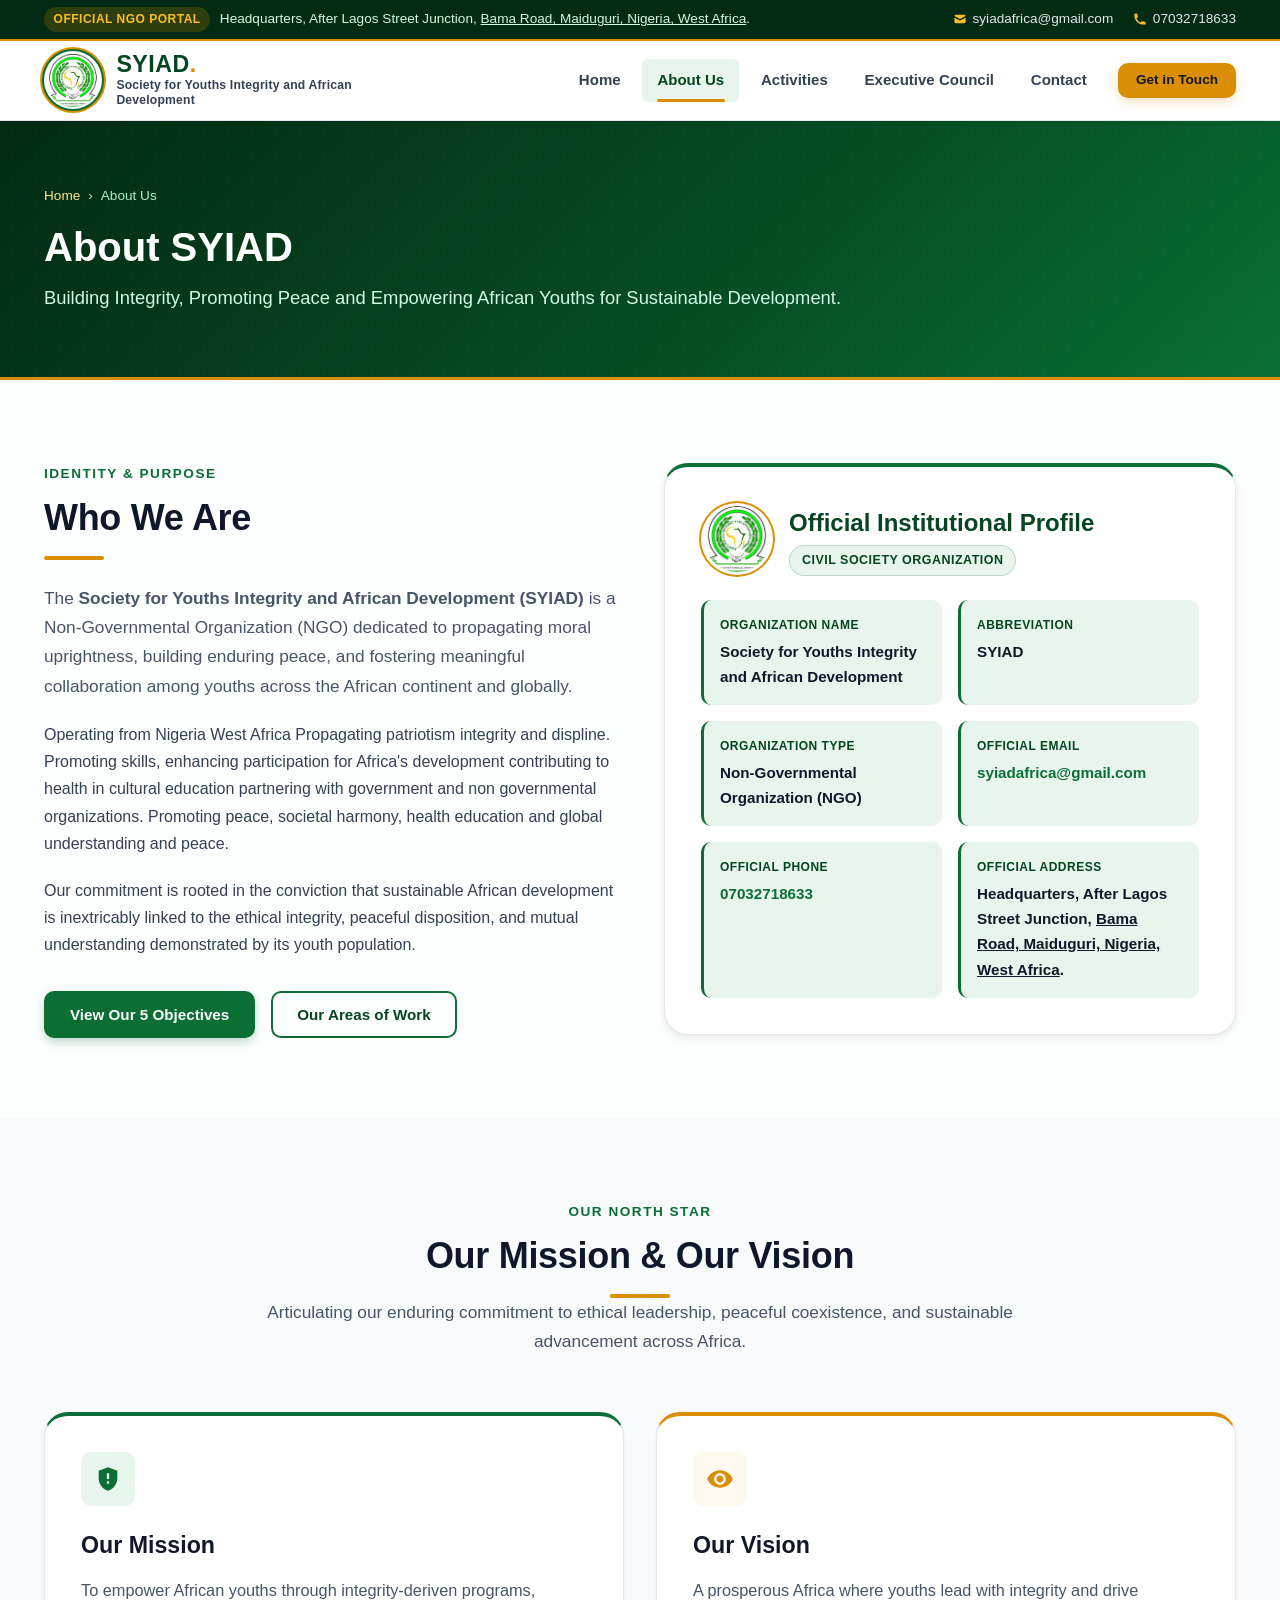
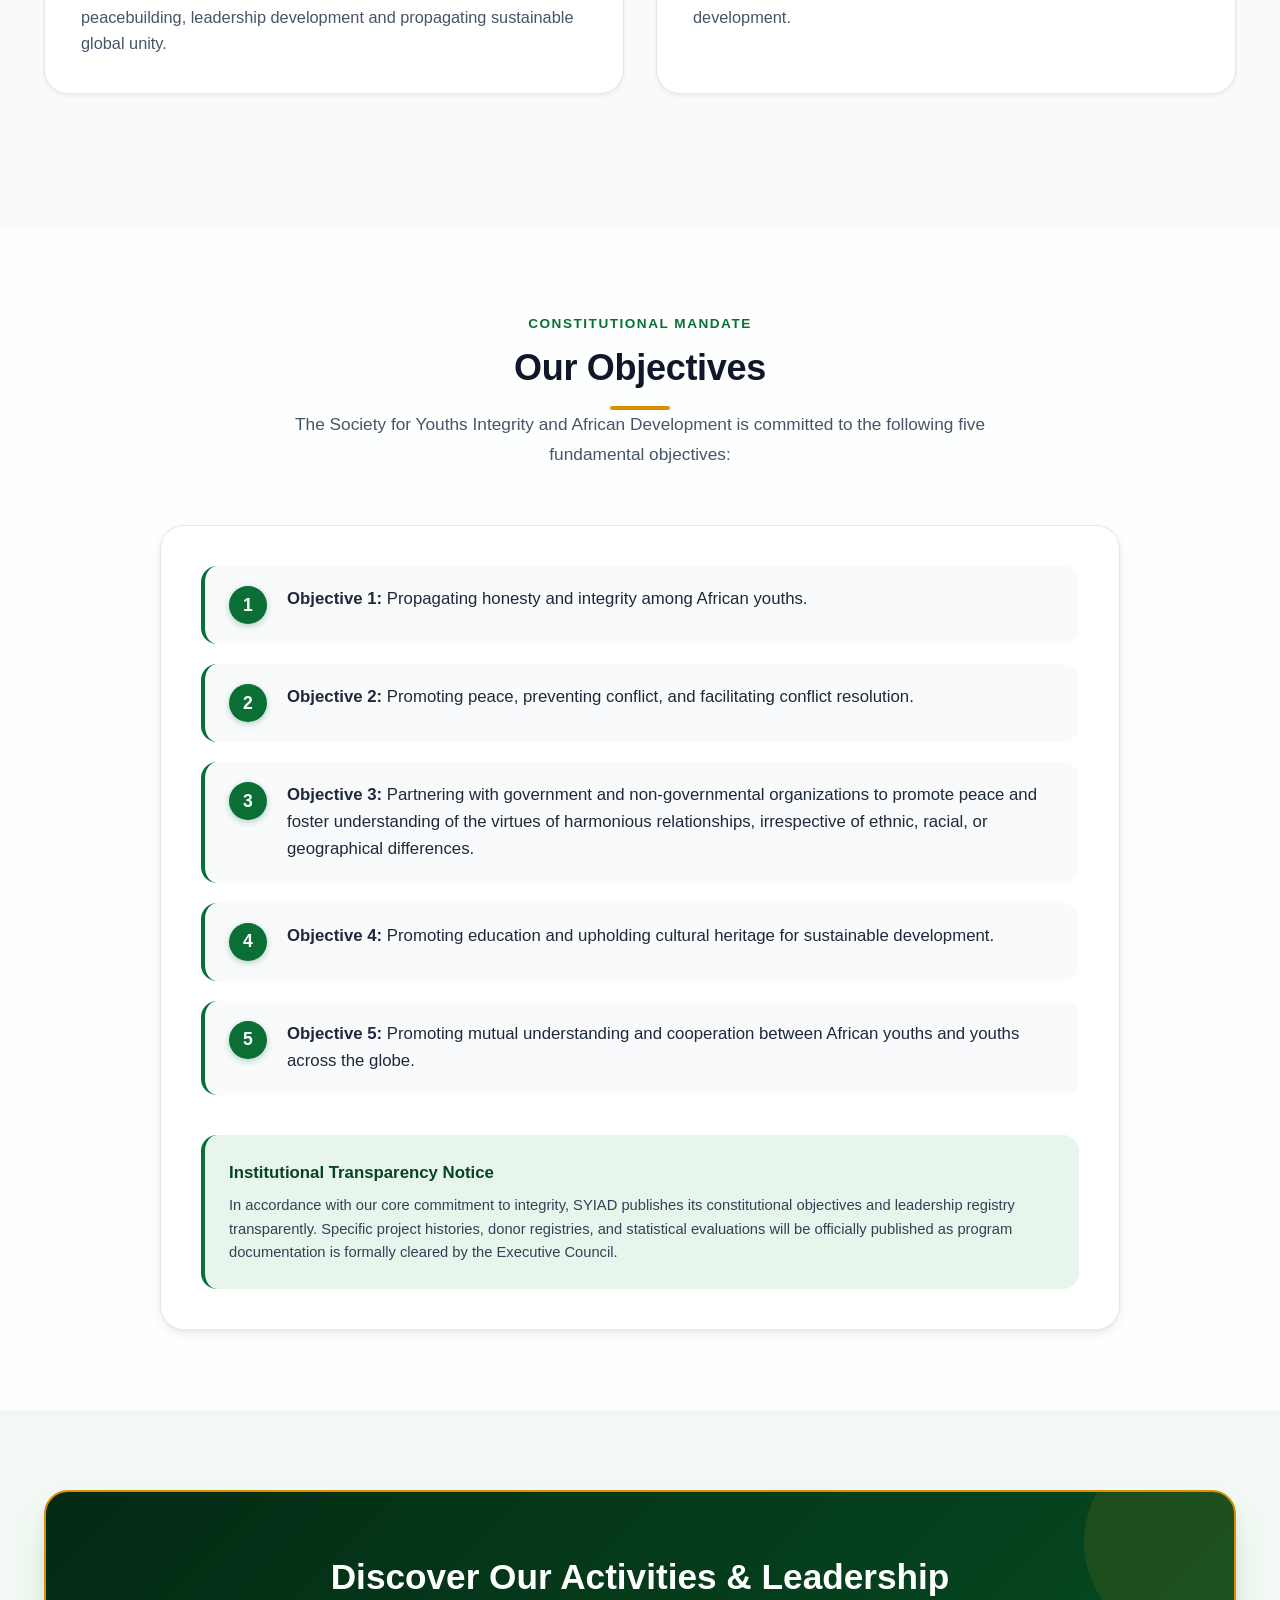
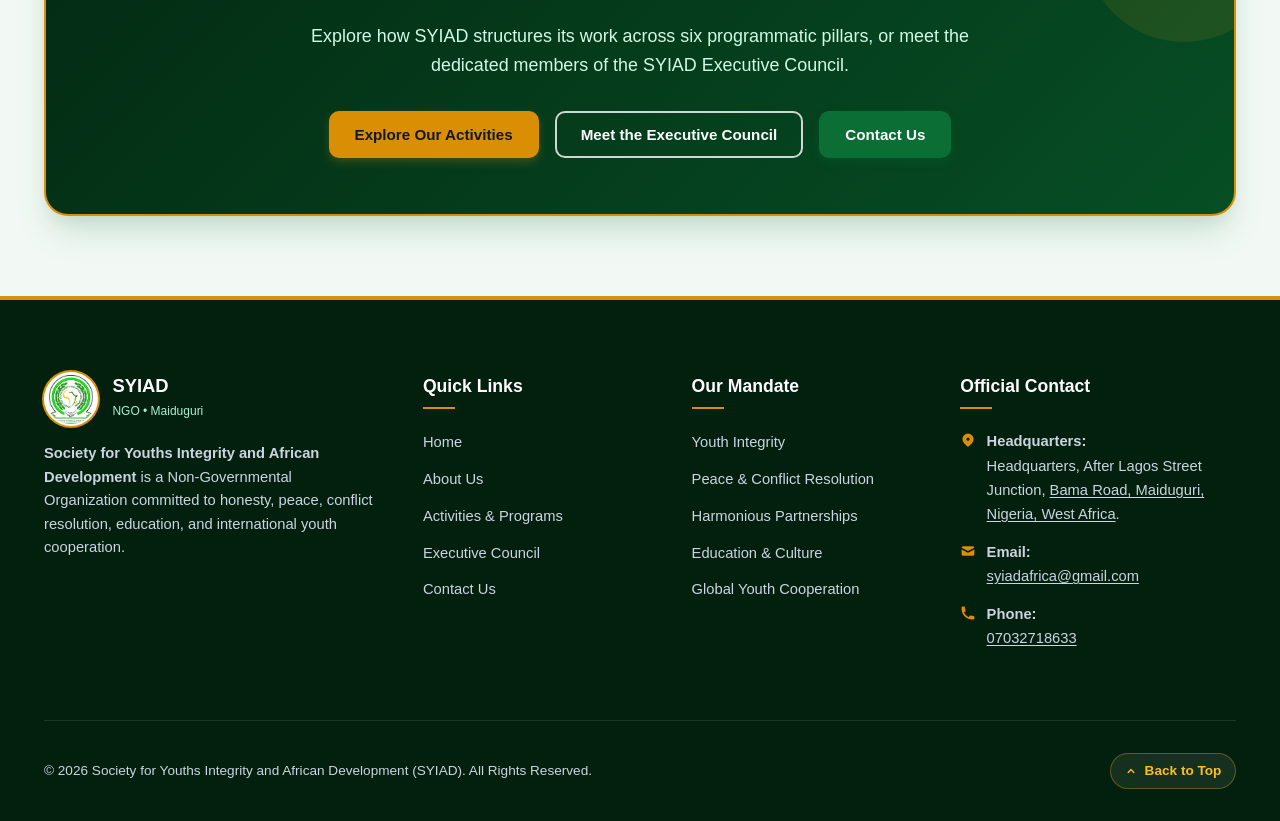
<file: about.html>
<!DOCTYPE html>
<html lang="en">
<head>
  <meta charset="UTF-8">
  <meta name="viewport" content="width=device-width, initial-scale=1.0">
  <meta http-equiv="X-UA-Compatible" content="IE=edge">
  
  <title>About Us | Society for Youths Integrity and African Development (SYIAD)</title>
  <meta name="title" content="About Us | Society for Youths Integrity and African Development (SYIAD)">
  <meta name="description" content="Learn about the Society for Youths Integrity and African Development (SYIAD), our mission, vision, and five core objectives for African youth empowerment, peace, and sustainable development.">
  <meta name="keywords" content="About SYIAD, Society for Youths Integrity and African Development, NGO Maiduguri, African Youth Integrity, Peacebuilding Objectives, Nigeria NGO">
  <meta name="author" content="Society for Youths Integrity and African Development">
  <meta name="robots" content="index, follow">

  <!-- Open Graph -->
  <meta property="og:type" content="article">
  <meta property="og:url" content="https://syiad.org/about.html">
  <meta property="og:title" content="About Us | Society for Youths Integrity and African Development">
  <meta property="og:description" content="Discover SYIAD's founding commitment to youth integrity, peace promotion, conflict prevention, education, and global youth cooperation.">
  <meta property="og:image" content="assets/images/syiad-logo.jpg">

  <!-- Favicon using official SYIAD logo -->
  <link rel="icon" type="image/jpeg" href="assets/images/syiad-logo.jpg">
  <link rel="apple-touch-icon" href="assets/images/syiad-logo.jpg">

  <!-- Stylesheet -->
  <link rel="stylesheet" href="assets/css/styles.css">
</head>
<body>
  <a href="#mainContent" class="skip-link">Skip to main content</a>

  <!-- Top Notification & Contact Bar -->
  <aside class="top-bar" aria-label="Quick contact and organization info">
    <div class="container top-bar-content">
      <div style="display:flex; align-items:center; gap:0.6rem;">
        <span class="top-bar-badge">Official NGO Portal</span>
        <span>Headquarters, After Lagos Street Junction, <a href="https://www.google.com/maps/search/Bama+Road,+Maiduguri,+Nigeria,+West+Africa?entry=gmail&source=g" target="_blank" rel="noopener noreferrer" style="color: inherit; text-decoration: underline;">Bama Road, Maiduguri, Nigeria, West Africa</a>.</span>
      </div>
      <div class="top-bar-contact">
        <span class="top-bar-item">
          <svg viewBox="0 0 20 20" aria-hidden="true"><path d="M2.003 5.884L10 9.882l7.997-3.998A2 2 0 0016 4H4a2 2 0 00-1.997 1.884z"/><path d="M18 8.118l-8 4-8-4V14a2 2 0 002 2h12a2 2 0 002-2V8.118z"/></svg>
          <a href="mailto:syiadafrica@gmail.com">syiadafrica@gmail.com</a>
        </span>
        <span class="top-bar-item">
          <svg viewBox="0 0 20 20" aria-hidden="true"><path d="M2 3a1 1 0 011-1h2.153a1 1 0 01.986.836l.74 4.435a1 1 0 01-.54 1.06l-1.548.773a11.037 11.037 0 006.105 6.105l.774-1.548a1 1 0 011.059-.54l4.435.74a1 1 0 01.836.986V17a1 1 0 01-1 1h-2C7.82 18 2 12.18 2 5V3z"/></svg>
          <a href="tel:07032718633">07032718633</a>
        </span>
      </div>
    </div>
  </aside>

  <!-- Main Header & Navigation Bar -->
  <header class="site-header">
    <div class="container header-container">
      <a href="index.html" class="brand" aria-label="SYIAD Home">
        <div class="brand-logo-wrap">
          <img src="assets/images/syiad-logo.jpg" alt="Official SYIAD Emblem Logo" class="brand-logo" width="58" height="58">
        </div>
        <div class="brand-text">
          <div class="brand-acronym">SYIAD<span>.</span></div>
          <div class="brand-full-name">Society for Youths Integrity and African Development</div>
        </div>
      </a>

      <!-- Mobile Hamburger Toggle -->
      <button class="nav-toggle" aria-label="Toggle navigation menu" aria-expanded="false" aria-controls="primaryNav">
        <span class="hamburger-icon">
          <span class="hamburger-line"></span>
          <span class="hamburger-line"></span>
          <span class="hamburger-line"></span>
        </span>
      </button>

      <!-- Primary Navigation Links -->
      <nav class="nav-menu" id="primaryNav" aria-label="Primary site navigation">
        <ul class="nav-list">
          <li><a href="index.html" class="nav-link">Home</a></li>
          <li><a href="about.html" class="nav-link active">About Us</a></li>
          <li><a href="activities.html" class="nav-link">Activities</a></li>
          <li><a href="executive-council.html" class="nav-link">Executive Council</a></li>
          <li><a href="contact.html" class="nav-link">Contact</a></li>
        </ul>
        <div class="nav-cta">
          <a href="contact.html" class="btn btn-sm btn-gold">Get in Touch</a>
        </div>
      </nav>
    </div>
  </header>

  <!-- Page Banner -->
  <section class="page-banner">
    <div class="container">
      <div class="page-banner-content">
        <nav class="breadcrumbs" aria-label="Breadcrumb">
          <a href="index.html">Home</a>
          <span aria-hidden="true">&rsaquo;</span>
          <span aria-current="page">About Us</span>
        </nav>
        <h1 class="page-banner-title">About SYIAD</h1>
        <p class="page-banner-desc">
          Building Integrity, Promoting Peace and Empowering African Youths for Sustainable Development.
        </p>
      </div>
    </div>
  </section>

  <main id="mainContent">

    <!-- 1. Who We Are Section -->
    <section class="section" id="who-we-are">
      <div class="container">
        <div class="about-grid">
          <div>
            <span class="section-subtitle">Identity &amp; Purpose</span>
            <h2 class="section-title">Who We Are</h2>
            <div class="title-bar" style="margin-left: 0;"></div>
            
            <p class="section-description" style="margin-top: 1.5rem; margin-bottom: 1.25rem;">
              The <strong>Society for Youths Integrity and African Development (SYIAD)</strong> is a Non-Governmental Organization (NGO) dedicated to propagating moral uprightness, building enduring peace, and fostering meaningful collaboration among youths across the African continent and globally.
            </p>
            <p style="color: var(--color-gray-700); line-height: 1.7; margin-bottom: 1.25rem;">
              Operating from Nigeria West Africa Propagating patriotism integrity and displine. Promoting skills, enhancing participation for Africa's development contributing to health in cultural education partnering with government and non governmental organizations. Promoting peace, societal harmony, health education and global understanding and peace.
            </p>
            <p style="color: var(--color-gray-700); line-height: 1.7; margin-bottom: 2rem;">
              Our commitment is rooted in the conviction that sustainable African development is inextricably linked to the ethical integrity, peaceful disposition, and mutual understanding demonstrated by its youth population.
            </p>

            <div style="display: flex; gap: 1rem; flex-wrap: wrap;">
              <a href="#objectives" class="btn btn-primary">View Our 5 Objectives</a>
              <a href="activities.html" class="btn btn-outline">Our Areas of Work</a>
            </div>
          </div>

          <div class="about-card-featured">
            <div style="display: flex; align-items: center; gap: 1rem; margin-bottom: 1.5rem;">
              <img src="assets/images/syiad-logo.jpg" alt="SYIAD Official Seal" class="logo-stamp" style="margin-bottom:0;">
              <div>
                <h3 style="margin-bottom: 0.2rem;">Official Institutional Profile</h3>
                <span class="badge badge-green">Civil Society Organization</span>
              </div>
            </div>

            <div class="info-pills" style="margin-top: 0;">
              <div class="info-pill">
                <div class="info-pill-label">Organization Name</div>
                <div class="info-pill-val">Society for Youths Integrity and African Development</div>
              </div>
              <div class="info-pill">
                <div class="info-pill-label">Abbreviation</div>
                <div class="info-pill-val">SYIAD</div>
              </div>
              <div class="info-pill">
                <div class="info-pill-label">Organization Type</div>
                <div class="info-pill-val">Non-Governmental Organization (NGO)</div>
              </div>
              <div class="info-pill">
                <div class="info-pill-label">Official Email</div>
                <div class="info-pill-val">
                  <a href="mailto:syiadafrica@gmail.com">syiadafrica@gmail.com</a>
                </div>
              </div>
              <div class="info-pill">
                <div class="info-pill-label">Official Phone</div>
                <div class="info-pill-val">
                  <a href="tel:07032718633">07032718633</a>
                </div>
              </div>
              <div class="info-pill">
                <div class="info-pill-label">Official Address</div>
                <div class="info-pill-val">Headquarters, After Lagos Street Junction, <a href="https://www.google.com/maps/search/Bama+Road,+Maiduguri,+Nigeria,+West+Africa?entry=gmail&source=g" target="_blank" rel="noopener noreferrer" style="color: inherit; text-decoration: underline;">Bama Road, Maiduguri, Nigeria, West Africa</a>.</div>
              </div>
            </div>
          </div>
        </div>
      </div>
    </section>

    <!-- 2. Our Mission & Vision Section -->
    <section class="section section-alt" id="mission-vision">
      <div class="container">
        <div class="section-header">
          <span class="section-subtitle">Our North Star</span>
          <h2 class="section-title">Our Mission &amp; Our Vision</h2>
          <div class="title-bar"></div>
          <p class="section-description">
            Articulating our enduring commitment to ethical leadership, peaceful coexistence, and sustainable advancement across Africa.
          </p>
        </div>

        <div class="mv-grid">
          <div class="mv-card mission">
            <div class="mv-icon-box">
              <svg viewBox="0 0 24 24" aria-hidden="true"><path d="M12 2L4 5v6.09c0 5.05 3.41 9.76 8 10.91 4.59-1.15 8-5.86 8-10.91V5l-8-3zm1 14h-2v-2h2v2zm0-4h-2V7h2v5z"/></svg>
            </div>
            <h3>Our Mission</h3>
            <p>
              To empower African youths through integrity-deriven programs, peacebuilding, leadership development and propagating sustainable global unity.
            </p>
          </div>

          <div class="mv-card vision">
            <div class="mv-icon-box">
              <svg viewBox="0 0 24 24" aria-hidden="true"><path d="M12 4.5C7 4.5 2.73 7.61 1 12c1.73 4.39 6 7.5 11 7.5s9.27-3.11 11-7.5c-1.73-4.39-6-7.5-11-7.5zM12 17c-2.76 0-5-2.24-5-5s2.24-5 5-5 5 2.24 5 5-2.24 5-5 5zm0-8c-1.66 0-3 1.34-3 3s1.34 3 3 3 3-1.34 3-3-1.34-3-3-3z"/></svg>
            </div>
            <h3>Our Vision</h3>
            <p>
              A prosperous Africa where youths lead with integrity and drive development. 
            </p>
          </div>
        </div>
      </div>
    </section>

    <!-- 3. Our Stated Objectives Section (Exact Verbatim Mandate) -->
    <section class="section" id="objectives">
      <div class="container">
        <div class="section-header">
          <span class="section-subtitle">Constitutional Mandate</span>
          <h2 class="section-title">Our Objectives</h2>
          <div class="title-bar"></div>
          <p class="section-description">
            The Society for Youths Integrity and African Development is committed to the following five fundamental objectives:
          </p>
        </div>

        <div class="objectives-container" style="max-width: 960px; margin: 0 auto;">
          <div class="objectives-list">
            
            <!-- Objective 1 -->
            <div class="objective-item">
              <div class="objective-num">1</div>
              <div class="objective-text">
                <strong>Objective 1:</strong> Propagating honesty and integrity among African youths.
              </div>
            </div>

            <!-- Objective 2 -->
            <div class="objective-item">
              <div class="objective-num">2</div>
              <div class="objective-text">
                <strong>Objective 2:</strong> Promoting peace, preventing conflict, and facilitating conflict resolution.
              </div>
            </div>

            <!-- Objective 3 -->
            <div class="objective-item">
              <div class="objective-num">3</div>
              <div class="objective-text">
                <strong>Objective 3:</strong> Partnering with government and non-governmental organizations to promote peace and foster understanding of the virtues of harmonious relationships, irrespective of ethnic, racial, or geographical differences.
              </div>
            </div>

            <!-- Objective 4 -->
            <div class="objective-item">
              <div class="objective-num">4</div>
              <div class="objective-text">
                <strong>Objective 4:</strong> Promoting education and upholding cultural heritage for sustainable development.
              </div>
            </div>

            <!-- Objective 5 -->
            <div class="objective-item">
              <div class="objective-num">5</div>
              <div class="objective-text">
                <strong>Objective 5:</strong> Promoting mutual understanding and cooperation between African youths and youths across the globe.
              </div>
            </div>

          </div>

          <div style="margin-top: 2.5rem; padding: 1.5rem; background: var(--color-primary-subtle); border-radius: var(--radius-lg); border-left: 4px solid var(--color-primary);">
            <h4 style="color: var(--color-primary-dark); font-size: 1.05rem; margin-bottom: 0.5rem; font-weight: 700;">
              Institutional Transparency Notice
            </h4>
            <p style="font-size: 0.92rem; color: var(--color-gray-700); line-height: 1.6;">
              In accordance with our core commitment to integrity, SYIAD publishes its constitutional objectives and leadership registry transparently. Specific project histories, donor registries, and statistical evaluations will be officially published as program documentation is formally cleared by the Executive Council.
            </p>
          </div>
        </div>
      </div>
    </section>

    <!-- 4. Next Step Navigation / Action Banner -->
    <section class="section section-green-tint">
      <div class="container">
        <div class="cta-box">
          <h2>Discover Our Activities &amp; Leadership</h2>
          <p>
            Explore how SYIAD structures its work across six programmatic pillars, or meet the dedicated members of the SYIAD Executive Council.
          </p>
          <div class="cta-buttons">
            <a href="activities.html" class="btn btn-gold">Explore Our Activities</a>
            <a href="executive-council.html" class="btn btn-white-outline">Meet the Executive Council</a>
            <a href="contact.html" class="btn btn-primary">Contact Us</a>
          </div>
        </div>
      </div>
    </section>

  </main>

  <!-- Site Footer -->
  <footer class="site-footer">
    <div class="container">
      <div class="footer-grid">
        <div class="footer-brand">
          <div class="footer-logo-wrap">
            <img src="assets/images/syiad-logo.jpg" alt="SYIAD Official Logo" class="footer-logo" width="54" height="54">
            <div>
              <div class="footer-brand-title">SYIAD</div>
              <small style="color: #A7F3D0; font-size: 0.75rem;">NGO • Maiduguri</small>
            </div>
          </div>
          <p class="footer-desc">
            <strong>Society for Youths Integrity and African Development</strong> is a Non-Governmental Organization committed to honesty, peace, conflict resolution, education, and international youth cooperation.
          </p>
        </div>

        <div>
          <h3 class="footer-title">Quick Links</h3>
          <ul class="footer-links">
            <li><a href="index.html">Home</a></li>
            <li><a href="about.html">About Us</a></li>
            <li><a href="activities.html">Activities &amp; Programs</a></li>
            <li><a href="executive-council.html">Executive Council</a></li>
            <li><a href="contact.html">Contact Us</a></li>
          </ul>
        </div>

        <div>
          <h3 class="footer-title">Our Mandate</h3>
          <ul class="footer-links">
            <li><a href="#objectives">Youth Integrity</a></li>
            <li><a href="#objectives">Peace &amp; Conflict Resolution</a></li>
            <li><a href="#objectives">Harmonious Partnerships</a></li>
            <li><a href="#objectives">Education &amp; Culture</a></li>
            <li><a href="#objectives">Global Youth Cooperation</a></li>
          </ul>
        </div>

        <div>
          <h3 class="footer-title">Official Contact</h3>
          <div class="footer-contact-item">
            <svg viewBox="0 0 20 20" aria-hidden="true"><path fill-rule="evenodd" d="M5.05 4.05a7 7 0 119.9 9.9L10 18.9l-4.95-4.95a7 7 0 010-9.9zM10 11a2 2 0 100-4 2 2 0 000 4z" clip-rule="evenodd"/></svg>
            <div>
              <strong>Headquarters:</strong><br>
              Headquarters, After Lagos Street Junction, <a href="https://www.google.com/maps/search/Bama+Road,+Maiduguri,+Nigeria,+West+Africa?entry=gmail&source=g" target="_blank" rel="noopener noreferrer">Bama Road, Maiduguri, Nigeria, West Africa</a>.
            </div>
          </div>
          <div class="footer-contact-item">
            <svg viewBox="0 0 20 20" aria-hidden="true"><path d="M2.003 5.884L10 9.882l7.997-3.998A2 2 0 0016 4H4a2 2 0 00-1.997 1.884z"/><path d="M18 8.118l-8 4-8-4V14a2 2 0 002 2h12a2 2 0 002-2V8.118z"/></svg>
            <div>
              <strong>Email:</strong><br>
              <a href="mailto:syiadafrica@gmail.com">syiadafrica@gmail.com</a>
            </div>
          </div>
          <div class="footer-contact-item">
            <svg viewBox="0 0 20 20" aria-hidden="true"><path d="M2 3a1 1 0 011-1h2.153a1 1 0 01.986.836l.74 4.435a1 1 0 01-.54 1.06l-1.548.773a11.037 11.037 0 006.105 6.105l.774-1.548a1 1 0 011.059-.54l4.435.74a1 1 0 01.836.986V17a1 1 0 01-1 1h-2C7.82 18 2 12.18 2 5V3z"/></svg>
            <div>
              <strong>Phone:</strong><br>
              <a href="tel:07032718633">07032718633</a>
            </div>
          </div>
        </div>
      </div>

      <div class="footer-bottom">
        <p class="footer-copyright">
          &copy; 2026 Society for Youths Integrity and African Development (SYIAD). All Rights Reserved.
        </p>
        <button type="button" class="back-to-top" id="backToTopBtn" aria-label="Back to top of page">
          <svg style="width:14px;height:14px;fill:currentColor" viewBox="0 0 20 20" aria-hidden="true"><path fill-rule="evenodd" d="M14.707 12.707a1 1 0 01-1.414 0L10 9.414l-3.293 3.293a1 1 0 01-1.414-1.414l4-4a1 1 0 011.414 0l4 4a1 1 0 010 1.414z" clip-rule="evenodd"/></svg>
          Back to Top
        </button>
      </div>
    </div>
  </footer>

  <script src="assets/js/main.js"></script>
</body>
</html>
</file>
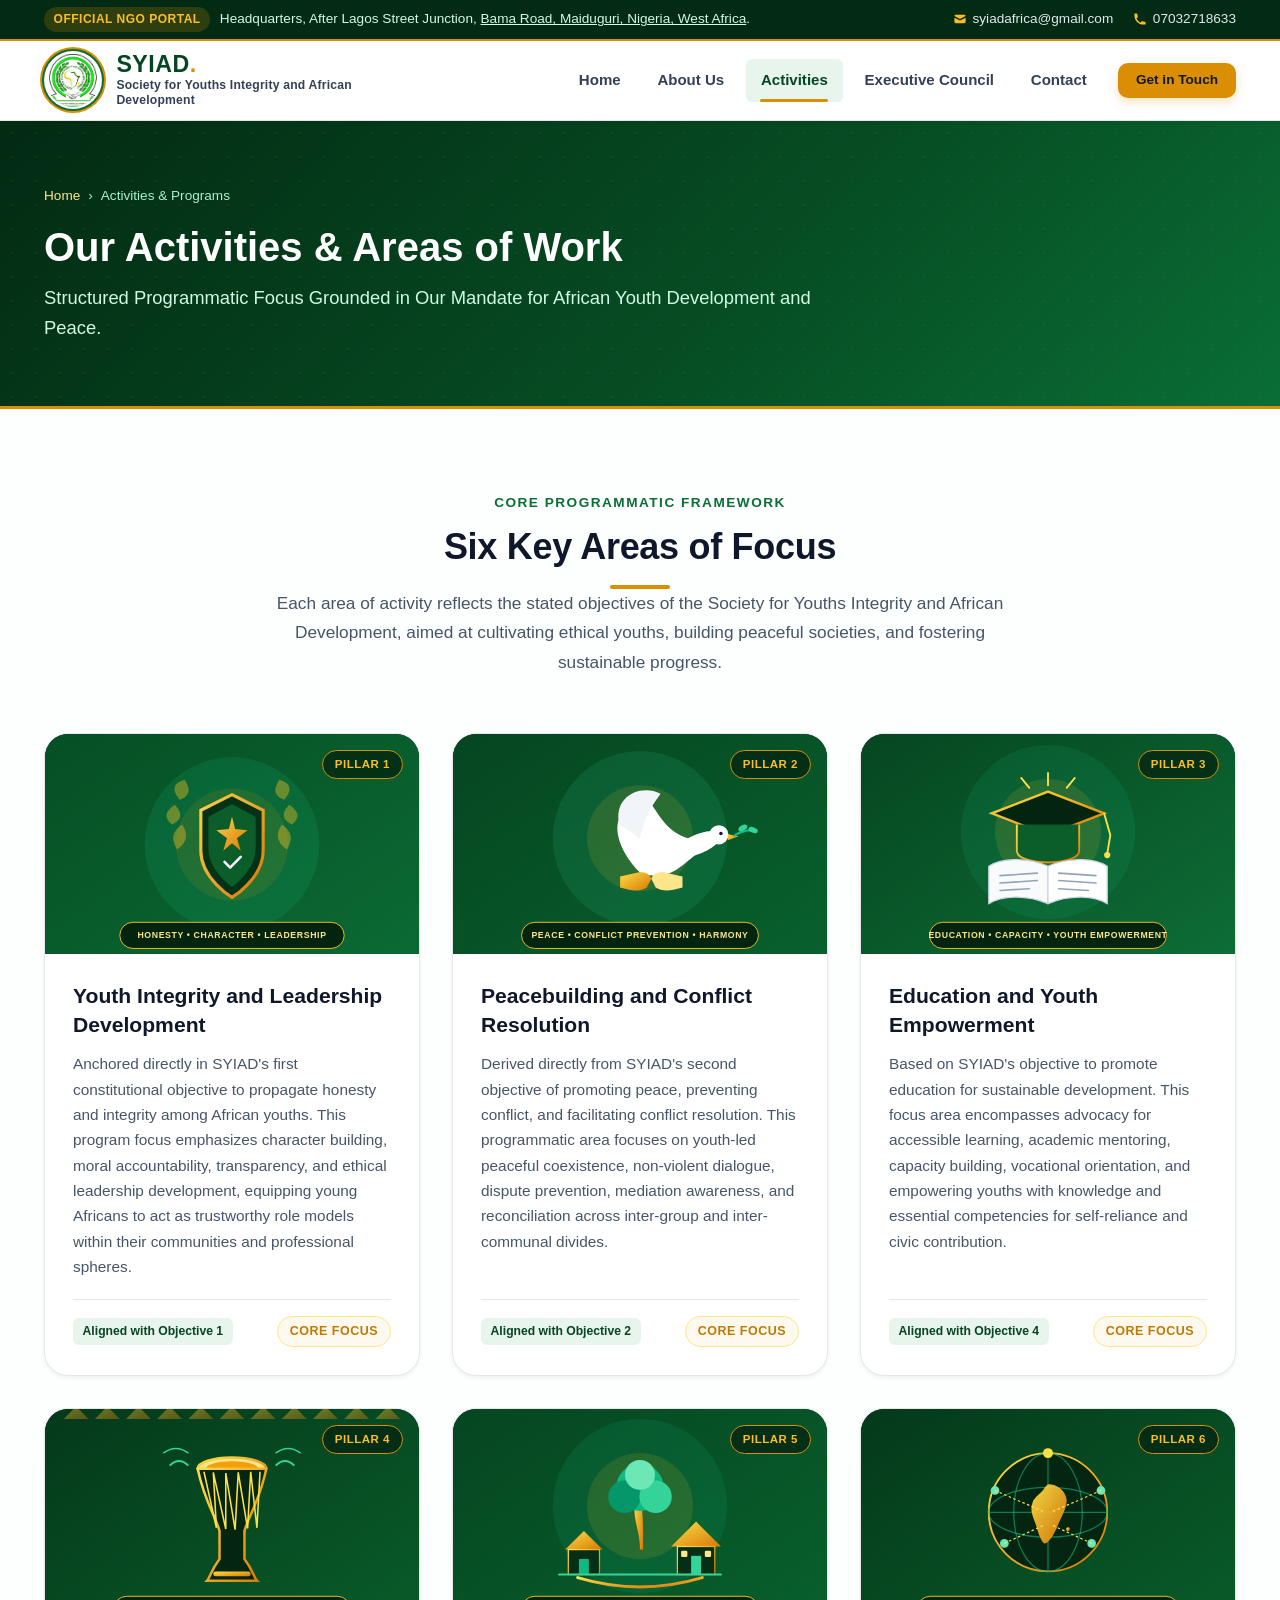
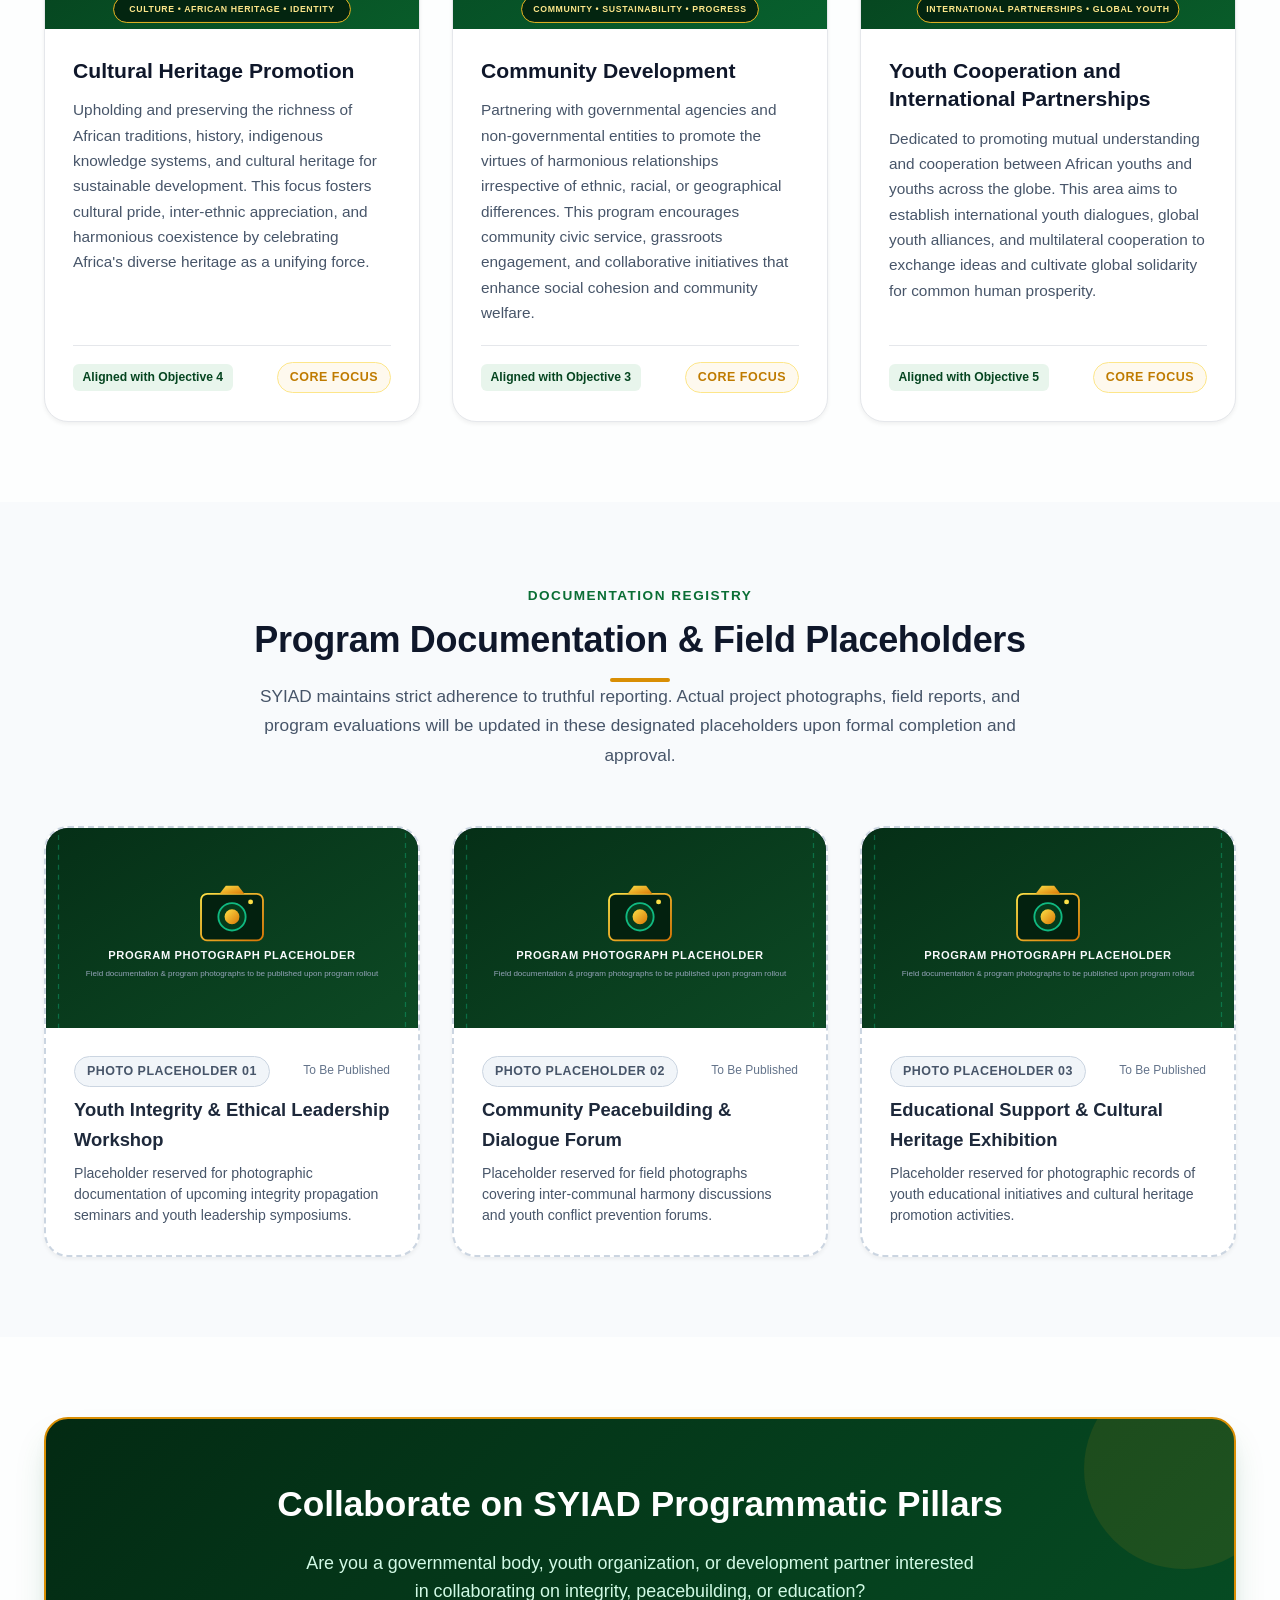
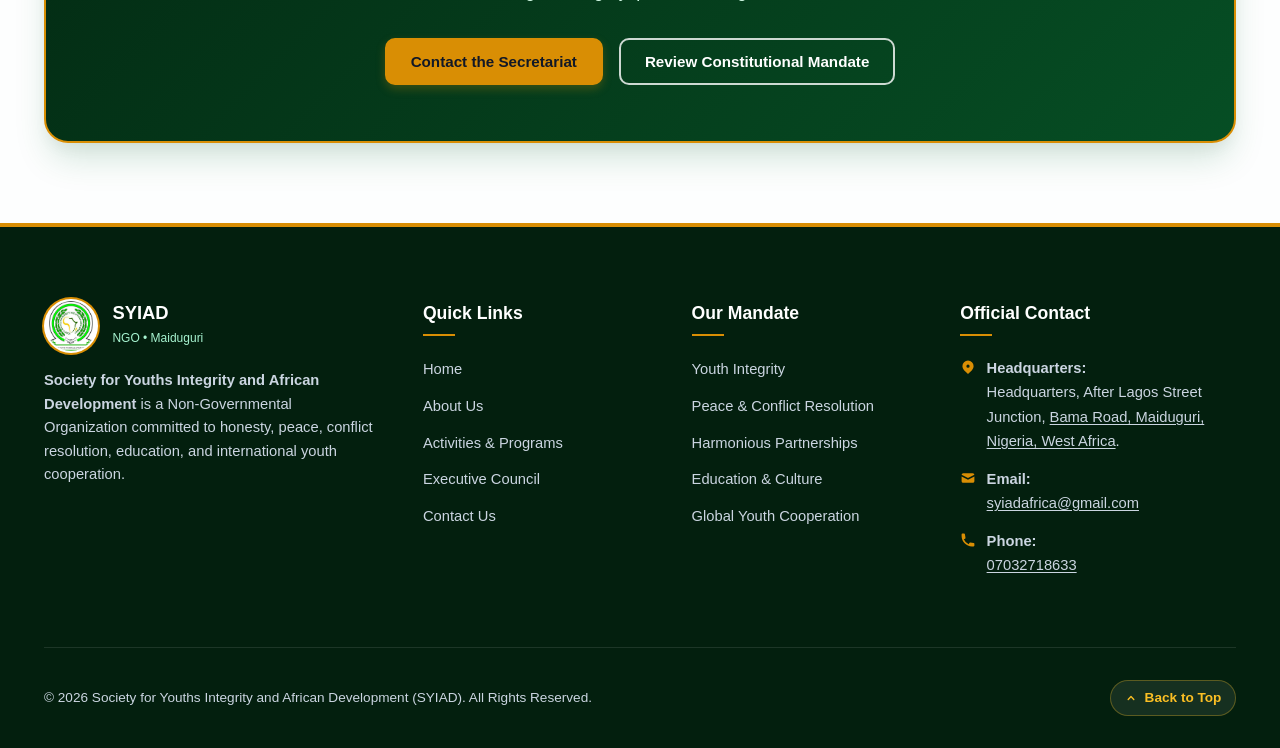
<file: activities.html>
<!DOCTYPE html>
<html lang="en">
<head>
  <meta charset="UTF-8">
  <meta name="viewport" content="width=device-width, initial-scale=1.0">
  <meta http-equiv="X-UA-Compatible" content="IE=edge">
  
  <title>Activities &amp; Programs | Society for Youths Integrity and African Development (SYIAD)</title>
  <meta name="title" content="Activities &amp; Programs | Society for Youths Integrity and African Development (SYIAD)">
  <meta name="description" content="Explore the programmatic pillars of SYIAD: Youth Integrity, Peacebuilding, Education &amp; Empowerment, Cultural Heritage, Community Development, and International Partnerships.">
  <meta name="keywords" content="SYIAD Activities, Youth Integrity, Peacebuilding Africa, Youth Education, African Cultural Heritage, Community Development, Youth Partnerships">
  <meta name="author" content="Society for Youths Integrity and African Development">
  <meta name="robots" content="index, follow">

  <!-- Open Graph -->
  <meta property="og:type" content="website">
  <meta property="og:url" content="https://syiad.org/activities.html">
  <meta property="og:title" content="Activities &amp; Programs | SYIAD">
  <meta property="og:description" content="Discover our six key areas of work dedicated to African youth empowerment, peace, and sustainable development.">
  <meta property="og:image" content="assets/images/syiad-logo.jpg">

  <!-- Favicon using official SYIAD logo -->
  <link rel="icon" type="image/jpeg" href="assets/images/syiad-logo.jpg">
  <link rel="apple-touch-icon" href="assets/images/syiad-logo.jpg">

  <!-- Stylesheet -->
  <link rel="stylesheet" href="assets/css/styles.css">
</head>
<body>
  <a href="#mainContent" class="skip-link">Skip to main content</a>

  <!-- Top Notification & Contact Bar -->
  <aside class="top-bar" aria-label="Quick contact and organization info">
    <div class="container top-bar-content">
      <div style="display:flex; align-items:center; gap:0.6rem;">
        <span class="top-bar-badge">Official NGO Portal</span>
        <span>Headquarters, After Lagos Street Junction, <a href="https://www.google.com/maps/search/Bama+Road,+Maiduguri,+Nigeria,+West+Africa?entry=gmail&source=g" target="_blank" rel="noopener noreferrer" style="color: inherit; text-decoration: underline;">Bama Road, Maiduguri, Nigeria, West Africa</a>.</span>
      </div>
      <div class="top-bar-contact">
        <span class="top-bar-item">
          <svg viewBox="0 0 20 20" aria-hidden="true"><path d="M2.003 5.884L10 9.882l7.997-3.998A2 2 0 0016 4H4a2 2 0 00-1.997 1.884z"/><path d="M18 8.118l-8 4-8-4V14a2 2 0 002 2h12a2 2 0 002-2V8.118z"/></svg>
          <a href="mailto:syiadafrica@gmail.com">syiadafrica@gmail.com</a>
        </span>
        <span class="top-bar-item">
          <svg viewBox="0 0 20 20" aria-hidden="true"><path d="M2 3a1 1 0 011-1h2.153a1 1 0 01.986.836l.74 4.435a1 1 0 01-.54 1.06l-1.548.773a11.037 11.037 0 006.105 6.105l.774-1.548a1 1 0 011.059-.54l4.435.74a1 1 0 01.836.986V17a1 1 0 01-1 1h-2C7.82 18 2 12.18 2 5V3z"/></svg>
          <a href="tel:07032718633">07032718633</a>
        </span>
      </div>
    </div>
  </aside>

  <!-- Main Header & Navigation Bar -->
  <header class="site-header">
    <div class="container header-container">
      <a href="index.html" class="brand" aria-label="SYIAD Home">
        <div class="brand-logo-wrap">
          <img src="assets/images/syiad-logo.jpg" alt="Official SYIAD Emblem Logo" class="brand-logo" width="58" height="58">
        </div>
        <div class="brand-text">
          <div class="brand-acronym">SYIAD<span>.</span></div>
          <div class="brand-full-name">Society for Youths Integrity and African Development</div>
        </div>
      </a>

      <!-- Mobile Hamburger Toggle -->
      <button class="nav-toggle" aria-label="Toggle navigation menu" aria-expanded="false" aria-controls="primaryNav">
        <span class="hamburger-icon">
          <span class="hamburger-line"></span>
          <span class="hamburger-line"></span>
          <span class="hamburger-line"></span>
        </span>
      </button>

      <!-- Primary Navigation Links -->
      <nav class="nav-menu" id="primaryNav" aria-label="Primary site navigation">
        <ul class="nav-list">
          <li><a href="index.html" class="nav-link">Home</a></li>
          <li><a href="about.html" class="nav-link">About Us</a></li>
          <li><a href="activities.html" class="nav-link active">Activities</a></li>
          <li><a href="executive-council.html" class="nav-link">Executive Council</a></li>
          <li><a href="contact.html" class="nav-link">Contact</a></li>
        </ul>
        <div class="nav-cta">
          <a href="contact.html" class="btn btn-sm btn-gold">Get in Touch</a>
        </div>
      </nav>
    </div>
  </header>

  <!-- Page Banner -->
  <section class="page-banner">
    <div class="container">
      <div class="page-banner-content">
        <nav class="breadcrumbs" aria-label="Breadcrumb">
          <a href="index.html">Home</a>
          <span aria-hidden="true">&rsaquo;</span>
          <span aria-current="page">Activities &amp; Programs</span>
        </nav>
        <h1 class="page-banner-title">Our Activities &amp; Areas of Work</h1>
        <p class="page-banner-desc">
          Structured Programmatic Focus Grounded in Our Mandate for African Youth Development and Peace.
        </p>
      </div>
    </div>
  </section>

  <main id="mainContent">

    <!-- Overview Section -->
    <section class="section" id="program-pillars">
      <div class="container">
        <div class="section-header">
          <span class="section-subtitle">Core Programmatic Framework</span>
          <h2 class="section-title">Six Key Areas of Focus</h2>
          <div class="title-bar"></div>
          <p class="section-description">
            Each area of activity reflects the stated objectives of the Society for Youths Integrity and African Development, aimed at cultivating ethical youths, building peaceful societies, and fostering sustainable progress.
          </p>
        </div>

        <div class="activities-grid">
          
          <!-- Card 1: Youth Integrity and Leadership Development -->
          <article class="activity-card" id="pillar-integrity">
            <div class="activity-card-media">
              <img src="assets/images/activity-integrity.svg" alt="Youth Integrity and Leadership Development Graphic" width="600" height="400">
              <span class="activity-card-badge">Pillar 1</span>
            </div>
            <div class="activity-card-body">
              <h3 class="activity-card-title">Youth Integrity and Leadership Development</h3>
              <p class="activity-card-desc">
                Anchored directly in SYIAD's first constitutional objective to propagate honesty and integrity among African youths. This program focus emphasizes character building, moral accountability, transparency, and ethical leadership development, equipping young Africans to act as trustworthy role models within their communities and professional spheres.
              </p>
              <div class="activity-card-footer">
                <span class="activity-objective-tag">Aligned with Objective 1</span>
                <span class="badge badge-gold">Core Focus</span>
              </div>
            </div>
          </article>

          <!-- Card 2: Peacebuilding and Conflict Resolution -->
          <article class="activity-card" id="pillar-peace">
            <div class="activity-card-media">
              <img src="assets/images/activity-peace.svg" alt="Peacebuilding and Conflict Resolution Graphic" width="600" height="400">
              <span class="activity-card-badge">Pillar 2</span>
            </div>
            <div class="activity-card-body">
              <h3 class="activity-card-title">Peacebuilding and Conflict Resolution</h3>
              <p class="activity-card-desc">
                Derived directly from SYIAD's second objective of promoting peace, preventing conflict, and facilitating conflict resolution. This programmatic area focuses on youth-led peaceful coexistence, non-violent dialogue, dispute prevention, mediation awareness, and reconciliation across inter-group and inter-communal divides.
              </p>
              <div class="activity-card-footer">
                <span class="activity-objective-tag">Aligned with Objective 2</span>
                <span class="badge badge-gold">Core Focus</span>
              </div>
            </div>
          </article>

          <!-- Card 3: Education and Youth Empowerment -->
          <article class="activity-card" id="pillar-education">
            <div class="activity-card-media">
              <img src="assets/images/activity-education.svg" alt="Education and Youth Empowerment Graphic" width="600" height="400">
              <span class="activity-card-badge">Pillar 3</span>
            </div>
            <div class="activity-card-body">
              <h3 class="activity-card-title">Education and Youth Empowerment</h3>
              <p class="activity-card-desc">
                Based on SYIAD's objective to promote education for sustainable development. This focus area encompasses advocacy for accessible learning, academic mentoring, capacity building, vocational orientation, and empowering youths with knowledge and essential competencies for self-reliance and civic contribution.
              </p>
              <div class="activity-card-footer">
                <span class="activity-objective-tag">Aligned with Objective 4</span>
                <span class="badge badge-gold">Core Focus</span>
              </div>
            </div>
          </article>

          <!-- Card 4: Cultural Heritage Promotion -->
          <article class="activity-card" id="pillar-culture">
            <div class="activity-card-media">
              <img src="assets/images/activity-culture.svg" alt="Cultural Heritage Promotion Graphic" width="600" height="400">
              <span class="activity-card-badge">Pillar 4</span>
            </div>
            <div class="activity-card-body">
              <h3 class="activity-card-title">Cultural Heritage Promotion</h3>
              <p class="activity-card-desc">
                Upholding and preserving the richness of African traditions, history, indigenous knowledge systems, and cultural heritage for sustainable development. This focus fosters cultural pride, inter-ethnic appreciation, and harmonious coexistence by celebrating Africa's diverse heritage as a unifying force.
              </p>
              <div class="activity-card-footer">
                <span class="activity-objective-tag">Aligned with Objective 4</span>
                <span class="badge badge-gold">Core Focus</span>
              </div>
            </div>
          </article>

          <!-- Card 5: Community Development -->
          <article class="activity-card" id="pillar-community">
            <div class="activity-card-media">
              <img src="assets/images/activity-community.svg" alt="Community Development Graphic" width="600" height="400">
              <span class="activity-card-badge">Pillar 5</span>
            </div>
            <div class="activity-card-body">
              <h3 class="activity-card-title">Community Development</h3>
              <p class="activity-card-desc">
                Partnering with governmental agencies and non-governmental entities to promote the virtues of harmonious relationships irrespective of ethnic, racial, or geographical differences. This program encourages community civic service, grassroots engagement, and collaborative initiatives that enhance social cohesion and community welfare.
              </p>
              <div class="activity-card-footer">
                <span class="activity-objective-tag">Aligned with Objective 3</span>
                <span class="badge badge-gold">Core Focus</span>
              </div>
            </div>
          </article>

          <!-- Card 6: Youth Cooperation and International Partnerships -->
          <article class="activity-card" id="pillar-international">
            <div class="activity-card-media">
              <img src="assets/images/activity-international.svg" alt="Youth Cooperation and International Partnerships Graphic" width="600" height="400">
              <span class="activity-card-badge">Pillar 6</span>
            </div>
            <div class="activity-card-body">
              <h3 class="activity-card-title">Youth Cooperation and International Partnerships</h3>
              <p class="activity-card-desc">
                Dedicated to promoting mutual understanding and cooperation between African youths and youths across the globe. This area aims to establish international youth dialogues, global youth alliances, and multilateral cooperation to exchange ideas and cultivate global solidarity for common human prosperity.
              </p>
              <div class="activity-card-footer">
                <span class="activity-objective-tag">Aligned with Objective 5</span>
                <span class="badge badge-gold">Core Focus</span>
              </div>
            </div>
          </article>

        </div>
      </div>
    </section>

    <!-- Field & Project Documentation Placeholders Section -->
    <section class="section section-alt" id="project-documentation">
      <div class="container">
        <div class="section-header">
          <span class="section-subtitle">Documentation Registry</span>
          <h2 class="section-title">Program Documentation &amp; Field Placeholders</h2>
          <div class="title-bar"></div>
          <p class="section-description">
            SYIAD maintains strict adherence to truthful reporting. Actual project photographs, field reports, and program evaluations will be updated in these designated placeholders upon formal completion and approval.
          </p>
        </div>

        <div style="display: grid; grid-template-columns: repeat(auto-fit, minmax(320px, 1fr)); gap: 2rem;">
          
          <!-- Project Placeholder 1 -->
          <div class="activity-card" style="border: 2px dashed var(--color-gray-300);">
            <div class="activity-card-media" style="height: 200px;">
              <img src="assets/images/project-placeholder.svg" alt="Youth Integrity Workshop Photograph Placeholder" width="600" height="380">
            </div>
            <div class="activity-card-body">
              <div style="display: flex; justify-content: space-between; align-items: center; margin-bottom: 0.5rem;">
                <span class="badge badge-gray">Photo Placeholder 01</span>
                <span style="font-size: 0.75rem; color: var(--color-gray-500);">To Be Published</span>
              </div>
              <h4 style="font-size: 1.15rem; color: var(--color-gray-800); margin-bottom: 0.5rem;">
                Youth Integrity &amp; Ethical Leadership Workshop
              </h4>
              <p style="font-size: 0.88rem; color: var(--color-gray-600); line-height: 1.5;">
                Placeholder reserved for photographic documentation of upcoming integrity propagation seminars and youth leadership symposiums.
              </p>
            </div>
          </div>

          <!-- Project Placeholder 2 -->
          <div class="activity-card" style="border: 2px dashed var(--color-gray-300);">
            <div class="activity-card-media" style="height: 200px;">
              <img src="assets/images/project-placeholder.svg" alt="Peacebuilding Dialogue Photograph Placeholder" width="600" height="380">
            </div>
            <div class="activity-card-body">
              <div style="display: flex; justify-content: space-between; align-items: center; margin-bottom: 0.5rem;">
                <span class="badge badge-gray">Photo Placeholder 02</span>
                <span style="font-size: 0.75rem; color: var(--color-gray-500);">To Be Published</span>
              </div>
              <h4 style="font-size: 1.15rem; color: var(--color-gray-800); margin-bottom: 0.5rem;">
                Community Peacebuilding &amp; Dialogue Forum
              </h4>
              <p style="font-size: 0.88rem; color: var(--color-gray-600); line-height: 1.5;">
                Placeholder reserved for field photographs covering inter-communal harmony discussions and youth conflict prevention forums.
              </p>
            </div>
          </div>

          <!-- Project Placeholder 3 -->
          <div class="activity-card" style="border: 2px dashed var(--color-gray-300);">
            <div class="activity-card-media" style="height: 200px;">
              <img src="assets/images/project-placeholder.svg" alt="Education & Cultural Promotion Photograph Placeholder" width="600" height="380">
            </div>
            <div class="activity-card-body">
              <div style="display: flex; justify-content: space-between; align-items: center; margin-bottom: 0.5rem;">
                <span class="badge badge-gray">Photo Placeholder 03</span>
                <span style="font-size: 0.75rem; color: var(--color-gray-500);">To Be Published</span>
              </div>
              <h4 style="font-size: 1.15rem; color: var(--color-gray-800); margin-bottom: 0.5rem;">
                Educational Support &amp; Cultural Heritage Exhibition
              </h4>
              <p style="font-size: 0.88rem; color: var(--color-gray-600); line-height: 1.5;">
                Placeholder reserved for photographic records of youth educational initiatives and cultural heritage promotion activities.
              </p>
            </div>
          </div>

        </div>
      </div>
    </section>

    <!-- Partner CTA -->
    <section class="section">
      <div class="container">
        <div class="cta-box">
          <h2>Collaborate on SYIAD Programmatic Pillars</h2>
          <p>
            Are you a governmental body, youth organization, or development partner interested in collaborating on integrity, peacebuilding, or education?
          </p>
          <div class="cta-buttons">
            <a href="contact.html" class="btn btn-gold">Contact the Secretariat</a>
            <a href="about.html" class="btn btn-white-outline">Review Constitutional Mandate</a>
          </div>
        </div>
      </div>
    </section>

  </main>

  <!-- Site Footer -->
  <footer class="site-footer">
    <div class="container">
      <div class="footer-grid">
        <div class="footer-brand">
          <div class="footer-logo-wrap">
            <img src="assets/images/syiad-logo.jpg" alt="SYIAD Official Logo" class="footer-logo" width="54" height="54">
            <div>
              <div class="footer-brand-title">SYIAD</div>
              <small style="color: #A7F3D0; font-size: 0.75rem;">NGO • Maiduguri</small>
            </div>
          </div>
          <p class="footer-desc">
            <strong>Society for Youths Integrity and African Development</strong> is a Non-Governmental Organization committed to honesty, peace, conflict resolution, education, and international youth cooperation.
          </p>
        </div>

        <div>
          <h3 class="footer-title">Quick Links</h3>
          <ul class="footer-links">
            <li><a href="index.html">Home</a></li>
            <li><a href="about.html">About Us</a></li>
            <li><a href="activities.html">Activities &amp; Programs</a></li>
            <li><a href="executive-council.html">Executive Council</a></li>
            <li><a href="contact.html">Contact Us</a></li>
          </ul>
        </div>

        <div>
          <h3 class="footer-title">Our Mandate</h3>
          <ul class="footer-links">
            <li><a href="about.html#objectives">Youth Integrity</a></li>
            <li><a href="about.html#objectives">Peace &amp; Conflict Resolution</a></li>
            <li><a href="about.html#objectives">Harmonious Partnerships</a></li>
            <li><a href="about.html#objectives">Education &amp; Culture</a></li>
            <li><a href="about.html#objectives">Global Youth Cooperation</a></li>
          </ul>
        </div>

        <div>
          <h3 class="footer-title">Official Contact</h3>
          <div class="footer-contact-item">
            <svg viewBox="0 0 20 20" aria-hidden="true"><path fill-rule="evenodd" d="M5.05 4.05a7 7 0 119.9 9.9L10 18.9l-4.95-4.95a7 7 0 010-9.9zM10 11a2 2 0 100-4 2 2 0 000 4z" clip-rule="evenodd"/></svg>
            <div>
              <strong>Headquarters:</strong><br>
              Headquarters, After Lagos Street Junction, <a href="https://www.google.com/maps/search/Bama+Road,+Maiduguri,+Nigeria,+West+Africa?entry=gmail&source=g" target="_blank" rel="noopener noreferrer">Bama Road, Maiduguri, Nigeria, West Africa</a>.
            </div>
          </div>
          <div class="footer-contact-item">
            <svg viewBox="0 0 20 20" aria-hidden="true"><path d="M2.003 5.884L10 9.882l7.997-3.998A2 2 0 0016 4H4a2 2 0 00-1.997 1.884z"/><path d="M18 8.118l-8 4-8-4V14a2 2 0 002 2h12a2 2 0 002-2V8.118z"/></svg>
            <div>
              <strong>Email:</strong><br>
              <a href="mailto:syiadafrica@gmail.com">syiadafrica@gmail.com</a>
            </div>
          </div>
          <div class="footer-contact-item">
            <svg viewBox="0 0 20 20" aria-hidden="true"><path d="M2 3a1 1 0 011-1h2.153a1 1 0 01.986.836l.74 4.435a1 1 0 01-.54 1.06l-1.548.773a11.037 11.037 0 006.105 6.105l.774-1.548a1 1 0 011.059-.54l4.435.74a1 1 0 01.836.986V17a1 1 0 01-1 1h-2C7.82 18 2 12.18 2 5V3z"/></svg>
            <div>
              <strong>Phone:</strong><br>
              <a href="tel:07032718633">07032718633</a>
            </div>
          </div>
        </div>
      </div>

      <div class="footer-bottom">
        <p class="footer-copyright">
          &copy; 2026 Society for Youths Integrity and African Development (SYIAD). All Rights Reserved.
        </p>
        <button type="button" class="back-to-top" id="backToTopBtn" aria-label="Back to top of page">
          <svg style="width:14px;height:14px;fill:currentColor" viewBox="0 0 20 20" aria-hidden="true"><path fill-rule="evenodd" d="M14.707 12.707a1 1 0 01-1.414 0L10 9.414l-3.293 3.293a1 1 0 01-1.414-1.414l4-4a1 1 0 011.414 0l4 4a1 1 0 010 1.414z" clip-rule="evenodd"/></svg>
          Back to Top
        </button>
      </div>
    </div>
  </footer>

  <script src="assets/js/main.js"></script>
</body>
</html>
</file>
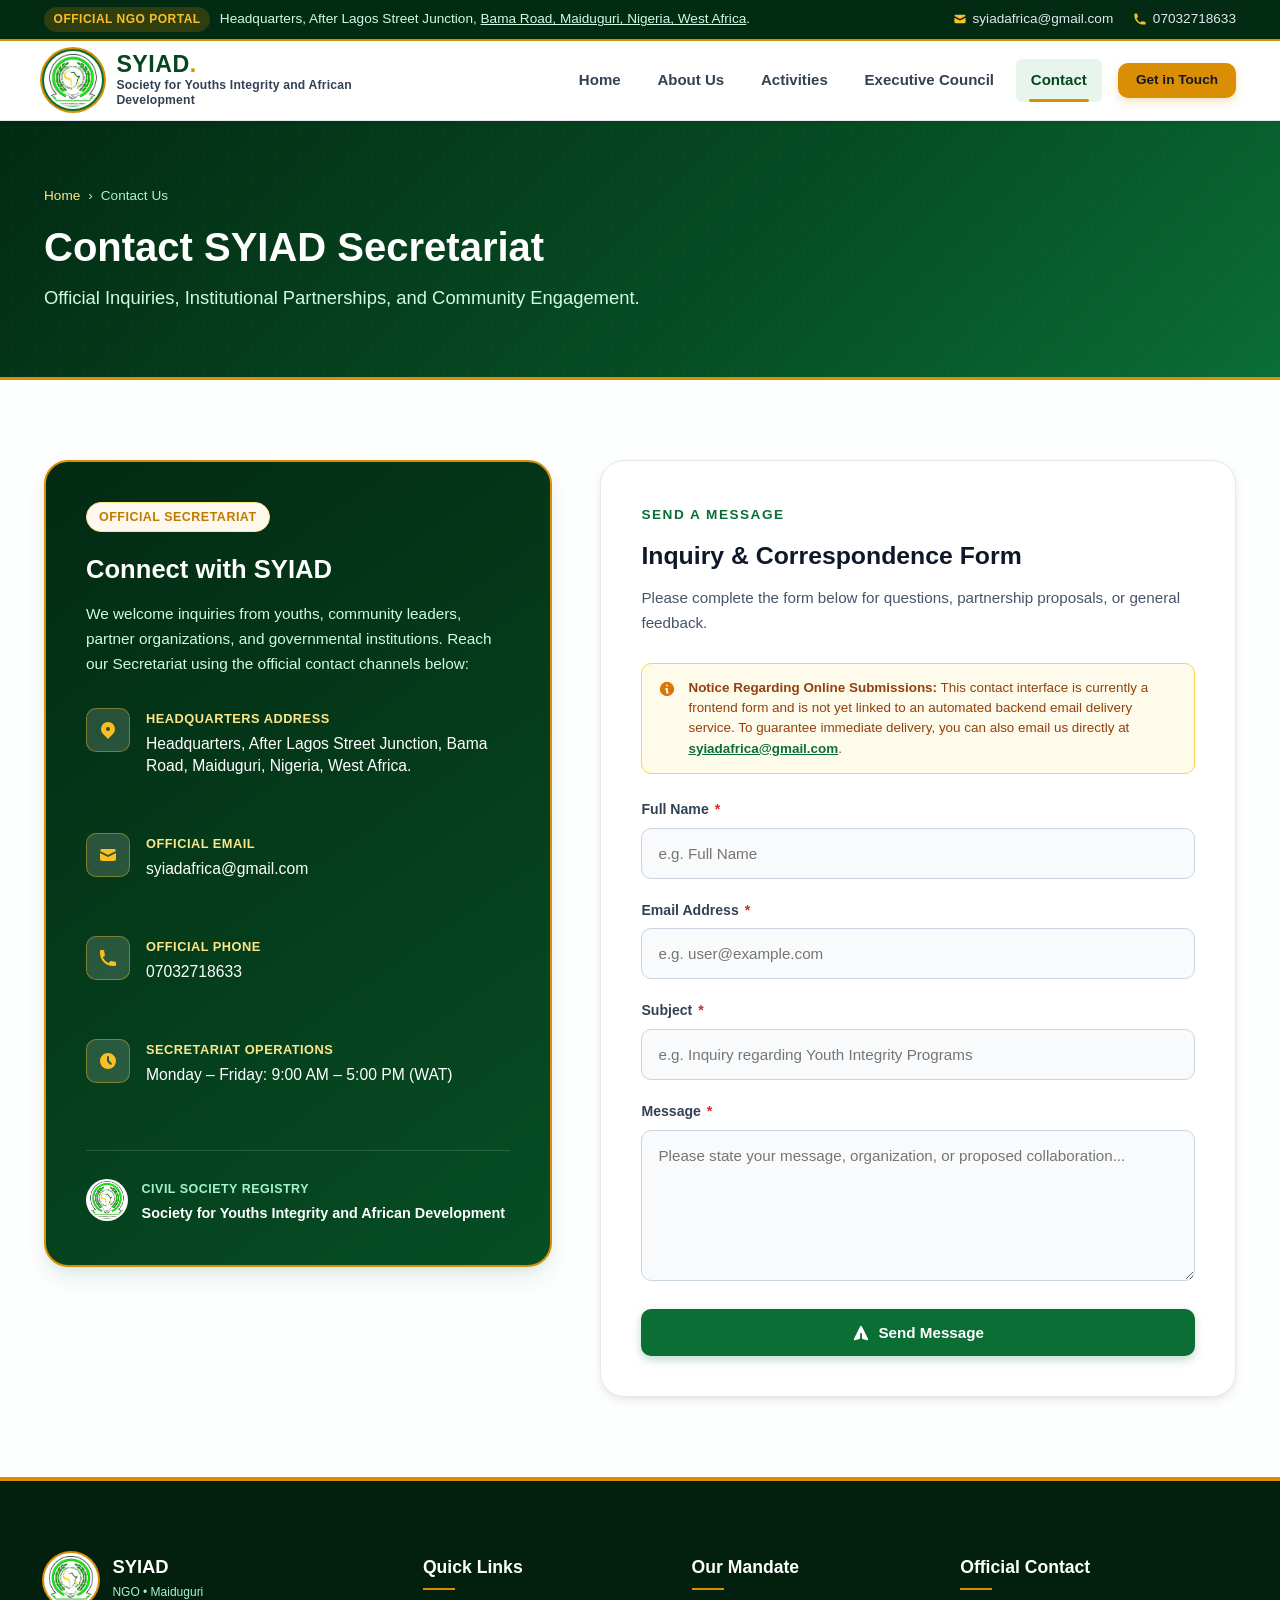
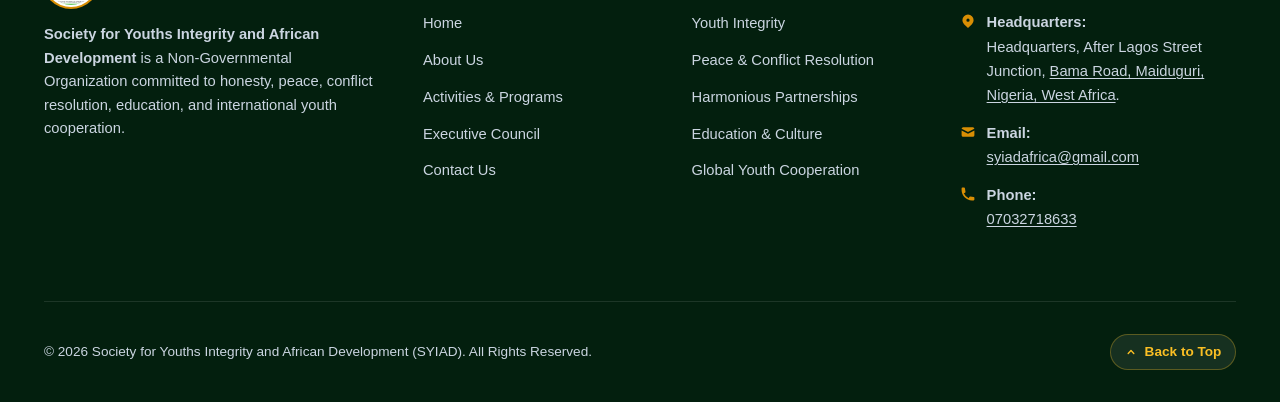
<file: contact.html>
<!DOCTYPE html>
<html lang="en">
<head>
  <meta charset="UTF-8">
  <meta name="viewport" content="width=device-width, initial-scale=1.0">
  <meta http-equiv="X-UA-Compatible" content="IE=edge">
  
  <title>Contact Us | Society for Youths Integrity and African Development (SYIAD)</title>
  <meta name="title" content="Contact Us | Society for Youths Integrity and African Development (SYIAD)">
  <meta name="description" content="Contact the Secretariat of the Society for Youths Integrity and African Development (SYIAD) in Maiduguri, Nigeria. Official email, phone, address, and inquiry form.">
  <meta name="keywords" content="Contact SYIAD, SYIAD Secretariat, Maiduguri NGO, African Youth NGO Contact, Society for Youths Integrity and African Development">
  <meta name="author" content="Society for Youths Integrity and African Development">
  <meta name="robots" content="index, follow">

  <!-- Open Graph -->
  <meta property="og:type" content="website">
  <meta property="og:url" content="https://syiad.org/contact.html">
  <meta property="og:title" content="Contact Us | Society for Youths Integrity and African Development">
  <meta property="og:description" content="Reach out to the SYIAD Secretariat. Headquarters, After Lagos Street Junction, Bama Road, Maiduguri, Nigeria, West Africa. Email: syiadafrica@gmail.com | Phone: 07032718633.">
  <meta property="og:image" content="assets/images/syiad-logo.jpg">

  <!-- Favicon using official SYIAD logo -->
  <link rel="icon" type="image/jpeg" href="assets/images/syiad-logo.jpg">
  <link rel="apple-touch-icon" href="assets/images/syiad-logo.jpg">

  <!-- Stylesheet -->
  <link rel="stylesheet" href="assets/css/styles.css">
</head>
<body>
  <a href="#mainContent" class="skip-link">Skip to main content</a>

  <!-- Top Notification & Contact Bar -->
  <aside class="top-bar" aria-label="Quick contact and organization info">
    <div class="container top-bar-content">
      <div style="display:flex; align-items:center; gap:0.6rem;">
        <span class="top-bar-badge">Official NGO Portal</span>
        <span>Headquarters, After Lagos Street Junction, <a href="https://www.google.com/maps/search/Bama+Road,+Maiduguri,+Nigeria,+West+Africa?entry=gmail&source=g" target="_blank" rel="noopener noreferrer" style="color: inherit; text-decoration: underline;">Bama Road, Maiduguri, Nigeria, West Africa</a>.</span>
      </div>
      <div class="top-bar-contact">
        <span class="top-bar-item">
          <svg viewBox="0 0 20 20" aria-hidden="true"><path d="M2.003 5.884L10 9.882l7.997-3.998A2 2 0 0016 4H4a2 2 0 00-1.997 1.884z"/><path d="M18 8.118l-8 4-8-4V14a2 2 0 002 2h12a2 2 0 002-2V8.118z"/></svg>
          <a href="mailto:syiadafrica@gmail.com">syiadafrica@gmail.com</a>
        </span>
        <span class="top-bar-item">
          <svg viewBox="0 0 20 20" aria-hidden="true"><path d="M2 3a1 1 0 011-1h2.153a1 1 0 01.986.836l.74 4.435a1 1 0 01-.54 1.06l-1.548.773a11.037 11.037 0 006.105 6.105l.774-1.548a1 1 0 011.059-.54l4.435.74a1 1 0 01.836.986V17a1 1 0 01-1 1h-2C7.82 18 2 12.18 2 5V3z"/></svg>
          <a href="tel:07032718633">07032718633</a>
        </span>
      </div>
    </div>
  </aside>

  <!-- Main Header & Navigation Bar -->
  <header class="site-header">
    <div class="container header-container">
      <a href="index.html" class="brand" aria-label="SYIAD Home">
        <div class="brand-logo-wrap">
          <img src="assets/images/syiad-logo.jpg" alt="Official SYIAD Emblem Logo" class="brand-logo" width="58" height="58">
        </div>
        <div class="brand-text">
          <div class="brand-acronym">SYIAD<span>.</span></div>
          <div class="brand-full-name">Society for Youths Integrity and African Development</div>
        </div>
      </a>

      <!-- Mobile Hamburger Toggle -->
      <button class="nav-toggle" aria-label="Toggle navigation menu" aria-expanded="false" aria-controls="primaryNav">
        <span class="hamburger-icon">
          <span class="hamburger-line"></span>
          <span class="hamburger-line"></span>
          <span class="hamburger-line"></span>
        </span>
      </button>

      <!-- Primary Navigation Links -->
      <nav class="nav-menu" id="primaryNav" aria-label="Primary site navigation">
        <ul class="nav-list">
          <li><a href="index.html" class="nav-link">Home</a></li>
          <li><a href="about.html" class="nav-link">About Us</a></li>
          <li><a href="activities.html" class="nav-link">Activities</a></li>
          <li><a href="executive-council.html" class="nav-link">Executive Council</a></li>
          <li><a href="contact.html" class="nav-link active">Contact</a></li>
        </ul>
        <div class="nav-cta">
          <a href="contact.html" class="btn btn-sm btn-gold">Get in Touch</a>
        </div>
      </nav>
    </div>
  </header>

  <!-- Page Banner -->
  <section class="page-banner">
    <div class="container">
      <div class="page-banner-content">
        <nav class="breadcrumbs" aria-label="Breadcrumb">
          <a href="index.html">Home</a>
          <span aria-hidden="true">&rsaquo;</span>
          <span aria-current="page">Contact Us</span>
        </nav>
        <h1 class="page-banner-title">Contact SYIAD Secretariat</h1>
        <p class="page-banner-desc">
          Official Inquiries, Institutional Partnerships, and Community Engagement.
        </p>
      </div>
    </div>
  </section>

  <main id="mainContent">

    <section class="section" id="contact-details">
      <div class="container">
        
        <div class="contact-layout">
          
          <!-- Column 1: Official Contact Information -->
          <div class="contact-info-card">
            <span class="badge badge-gold" style="margin-bottom: 1rem;">Official Secretariat</span>
            <h3>Connect with SYIAD</h3>
            <p>
              We welcome inquiries from youths, community leaders, partner organizations, and governmental institutions. Reach our Secretariat using the official contact channels below:
            </p>

            <div class="contact-details-list">
              
              <!-- Address -->
              <div class="contact-detail-row">
                <div class="contact-icon-bubble">
                  <svg viewBox="0 0 20 20" aria-hidden="true"><path fill-rule="evenodd" d="M5.05 4.05a7 7 0 119.9 9.9L10 18.9l-4.95-4.95a7 7 0 010-9.9zM10 11a2 2 0 100-4 2 2 0 000 4z" clip-rule="evenodd"/></svg>
                </div>
                <div class="contact-detail-text">
                  <h4>Headquarters Address</h4>
                  <p>Headquarters, After Lagos Street Junction, <a href="https://www.google.com/maps/search/Bama+Road,+Maiduguri,+Nigeria,+West+Africa?entry=gmail&source=g" target="_blank" rel="noopener noreferrer">Bama Road, Maiduguri, Nigeria, West Africa</a>.</p>
                </div>
              </div>

              <!-- Official Email -->
              <div class="contact-detail-row">
                <div class="contact-icon-bubble">
                  <svg viewBox="0 0 20 20" aria-hidden="true"><path d="M2.003 5.884L10 9.882l7.997-3.998A2 2 0 0016 4H4a2 2 0 00-1.997 1.884z"/><path d="M18 8.118l-8 4-8-4V14a2 2 0 002 2h12a2 2 0 002-2V8.118z"/></svg>
                </div>
                <div class="contact-detail-text">
                  <h4>Official Email</h4>
                  <p><a href="mailto:syiadafrica@gmail.com">syiadafrica@gmail.com</a></p>
                </div>
              </div>

              <!-- Official Phone -->
              <div class="contact-detail-row">
                <div class="contact-icon-bubble">
                  <svg viewBox="0 0 20 20" aria-hidden="true"><path d="M2 3a1 1 0 011-1h2.153a1 1 0 01.986.836l.74 4.435a1 1 0 01-.54 1.06l-1.548.773a11.037 11.037 0 006.105 6.105l.774-1.548a1 1 0 011.059-.54l4.435.74a1 1 0 01.836.986V17a1 1 0 01-1 1h-2C7.82 18 2 12.18 2 5V3z"/></svg>
                </div>
                <div class="contact-detail-text">
                  <h4>Official Phone</h4>
                  <p><a href="tel:07032718633">07032718633</a></p>
                </div>
              </div>

              <!-- Organization Type -->
              <div class="contact-detail-row">
                <div class="contact-icon-bubble">
                  <svg viewBox="0 0 20 20" aria-hidden="true"><path fill-rule="evenodd" d="M10 18a8 8 0 100-16 8 8 0 000 16zm1-12a1 1 0 10-2 0v4a1 1 0 00.293.707l2.828 2.829a1 1 0 101.415-1.415L11 9.586V6z" clip-rule="evenodd"/></svg>
                </div>
                <div class="contact-detail-text">
                  <h4>Secretariat Operations</h4>
                  <p>Monday &ndash; Friday: 9:00 AM &ndash; 5:00 PM (WAT)</p>
                </div>
              </div>

            </div>

            <div style="padding-top: 1.5rem; border-top: 1px solid rgba(255, 255, 255, 0.15); display: flex; align-items: center; gap: 0.85rem;">
              <img src="assets/images/syiad-logo.jpg" alt="SYIAD Stamp" style="width: 42px; height: 42px; border-radius: 50%; background: #FFF; padding: 2px;">
              <div>
                <small style="color: #A7F3D0; font-size: 0.78rem; text-transform: uppercase; font-weight: 700; letter-spacing: 0.5px;">Civil Society Registry</small>
                <div style="font-size: 0.9rem; font-weight: 600; color: #FFF;">Society for Youths Integrity and African Development</div>
              </div>
            </div>
          </div>

          <!-- Column 2: Official Contact Form -->
          <div class="contact-form-card">
            
            <div class="contact-form-header">
              <span class="section-subtitle">Send a Message</span>
              <h3>Inquiry &amp; Correspondence Form</h3>
              <p>
                Please complete the form below for questions, partnership proposals, or general feedback.
              </p>
            </div>

            <!-- Frontend Notice Banner (Mandatory Prompt Requirement) -->
            <div class="frontend-disclaimer-note" role="note" aria-label="Frontend form notice">
              <svg viewBox="0 0 20 20" aria-hidden="true"><path fill-rule="evenodd" d="M18 10a8 8 0 11-16 0 8 8 0 0116 0zm-7-4a1 1 0 11-2 0 1 1 0 012 0zM9 9a1 1 0 000 2v3a1 1 0 001 1h1a1 1 0 100-2v-3a1 1 0 00-1-1H9z" clip-rule="evenodd"/></svg>
              <div>
                <strong>Notice Regarding Online Submissions:</strong>
                This contact interface is currently a frontend form and is not yet linked to an automated backend email delivery service. To guarantee immediate delivery, you can also email us directly at <a href="mailto:syiadafrica@gmail.com" style="font-weight: 700; text-decoration: underline;">syiadafrica@gmail.com</a>.
              </div>
            </div>

            <!-- Form -->
            <form id="syiadContactForm" novalidate>
              
              <!-- Full Name -->
              <div class="form-group">
                <label for="fullName" class="form-label">
                  Full Name <span class="required" aria-hidden="true">*</span>
                </label>
                <input 
                  type="text" 
                  id="fullName" 
                  name="fullName" 
                  class="form-control" 
                  placeholder="e.g. Full Name" 
                  required
                  aria-required="true"
                  autocomplete="name"
                >
              </div>

              <!-- Email Address -->
              <div class="form-group">
                <label for="emailAddress" class="form-label">
                  Email Address <span class="required" aria-hidden="true">*</span>
                </label>
                <input 
                  type="email" 
                  id="emailAddress" 
                  name="emailAddress" 
                  class="form-control" 
                  placeholder="e.g. user@example.com" 
                  required
                  aria-required="true"
                  autocomplete="email"
                >
              </div>

              <!-- Subject -->
              <div class="form-group">
                <label for="subject" class="form-label">
                  Subject <span class="required" aria-hidden="true">*</span>
                </label>
                <input 
                  type="text" 
                  id="subject" 
                  name="subject" 
                  class="form-control" 
                  placeholder="e.g. Inquiry regarding Youth Integrity Programs" 
                  required
                  aria-required="true"
                >
              </div>

              <!-- Message -->
              <div class="form-group">
                <label for="message" class="form-label">
                  Message <span class="required" aria-hidden="true">*</span>
                </label>
                <textarea 
                  id="message" 
                  name="message" 
                  class="form-control" 
                  rows="5" 
                  placeholder="Please state your message, organization, or proposed collaboration..." 
                  required
                  aria-required="true"
                ></textarea>
              </div>

              <!-- Submit Button -->
              <button type="submit" class="btn btn-primary" style="width: 100%;">
                <svg style="width:18px;height:18px;fill:currentColor" viewBox="0 0 20 20" aria-hidden="true"><path d="M10.894 2.553a1 1 0 00-1.788 0l-7 14a1 1 0 001.169 1.409l5-1.429A1 1 0 009 15.571V11a1 1 0 112 0v4.571a1 1 0 00.725.962l5 1.428a1 1 0 001.17-1.408l-7-14z"/></svg>
                Send Message
              </button>

              <!-- Dynamic Feedback Box -->
              <div id="formAlert" class="form-alert" role="status" aria-live="polite"></div>

            </form>

          </div>

        </div>

      </div>
    </section>

  </main>

  <!-- Site Footer -->
  <footer class="site-footer">
    <div class="container">
      <div class="footer-grid">
        <div class="footer-brand">
          <div class="footer-logo-wrap">
            <img src="assets/images/syiad-logo.jpg" alt="SYIAD Official Logo" class="footer-logo" width="54" height="54">
            <div>
              <div class="footer-brand-title">SYIAD</div>
              <small style="color: #A7F3D0; font-size: 0.75rem;">NGO • Maiduguri</small>
            </div>
          </div>
          <p class="footer-desc">
            <strong>Society for Youths Integrity and African Development</strong> is a Non-Governmental Organization committed to honesty, peace, conflict resolution, education, and international youth cooperation.
          </p>
        </div>

        <div>
          <h3 class="footer-title">Quick Links</h3>
          <ul class="footer-links">
            <li><a href="index.html">Home</a></li>
            <li><a href="about.html">About Us</a></li>
            <li><a href="activities.html">Activities &amp; Programs</a></li>
            <li><a href="executive-council.html">Executive Council</a></li>
            <li><a href="contact.html">Contact Us</a></li>
          </ul>
        </div>

        <div>
          <h3 class="footer-title">Our Mandate</h3>
          <ul class="footer-links">
            <li><a href="about.html#objectives">Youth Integrity</a></li>
            <li><a href="about.html#objectives">Peace &amp; Conflict Resolution</a></li>
            <li><a href="about.html#objectives">Harmonious Partnerships</a></li>
            <li><a href="about.html#objectives">Education &amp; Culture</a></li>
            <li><a href="about.html#objectives">Global Youth Cooperation</a></li>
          </ul>
        </div>

        <div>
          <h3 class="footer-title">Official Contact</h3>
          <div class="footer-contact-item">
            <svg viewBox="0 0 20 20" aria-hidden="true"><path fill-rule="evenodd" d="M5.05 4.05a7 7 0 119.9 9.9L10 18.9l-4.95-4.95a7 7 0 010-9.9zM10 11a2 2 0 100-4 2 2 0 000 4z" clip-rule="evenodd"/></svg>
            <div>
              <strong>Headquarters:</strong><br>
              Headquarters, After Lagos Street Junction, <a href="https://www.google.com/maps/search/Bama+Road,+Maiduguri,+Nigeria,+West+Africa?entry=gmail&source=g" target="_blank" rel="noopener noreferrer">Bama Road, Maiduguri, Nigeria, West Africa</a>.
            </div>
          </div>
          <div class="footer-contact-item">
            <svg viewBox="0 0 20 20" aria-hidden="true"><path d="M2.003 5.884L10 9.882l7.997-3.998A2 2 0 0016 4H4a2 2 0 00-1.997 1.884z"/><path d="M18 8.118l-8 4-8-4V14a2 2 0 002 2h12a2 2 0 002-2V8.118z"/></svg>
            <div>
              <strong>Email:</strong><br>
              <a href="mailto:syiadafrica@gmail.com">syiadafrica@gmail.com</a>
            </div>
          </div>
          <div class="footer-contact-item">
            <svg viewBox="0 0 20 20" aria-hidden="true"><path d="M2 3a1 1 0 011-1h2.153a1 1 0 01.986.836l.74 4.435a1 1 0 01-.54 1.06l-1.548.773a11.037 11.037 0 006.105 6.105l.774-1.548a1 1 0 011.059-.54l4.435.74a1 1 0 01.836.986V17a1 1 0 01-1 1h-2C7.82 18 2 12.18 2 5V3z"/></svg>
            <div>
              <strong>Phone:</strong><br>
              <a href="tel:07032718633">07032718633</a>
            </div>
          </div>
        </div>
      </div>

      <div class="footer-bottom">
        <p class="footer-copyright">
          &copy; 2026 Society for Youths Integrity and African Development (SYIAD). All Rights Reserved.
        </p>
        <button type="button" class="back-to-top" id="backToTopBtn" aria-label="Back to top of page">
          <svg style="width:14px;height:14px;fill:currentColor" viewBox="0 0 20 20" aria-hidden="true"><path fill-rule="evenodd" d="M14.707 12.707a1 1 0 01-1.414 0L10 9.414l-3.293 3.293a1 1 0 01-1.414-1.414l4-4a1 1 0 011.414 0l4 4a1 1 0 010 1.414z" clip-rule="evenodd"/></svg>
          Back to Top
        </button>
      </div>
    </div>
  </footer>

  <script src="assets/js/main.js"></script>
</body>
</html>
</file>
<file: assets/css/styles.css>
/* ==========================================================================
   SOCIETY FOR YOUTHS INTEGRITY AND AFRICAN DEVELOPMENT (SYIAD)
   Official Master Stylesheet
   Brand Colors: African Emerald Green, Solar Gold, Deep Obsidian, Crisp White
   ========================================================================== */

:root {
  /* Brand Palette from Official SYIAD Logo */
  --color-primary: #0A6E35;
  --color-primary-dark: #054520;
  --color-primary-darker: #032A13;
  --color-primary-light: #128F46;
  --color-primary-vibrant: #00A843;
  --color-primary-subtle: #E8F5EC;
  --color-primary-tint: #F2F9F4;

  /* Gold / Yellow Accent from African Continent Emblem */
  --color-gold: #D98E04;
  --color-gold-hover: #BF7B00;
  --color-gold-light: #FBBF24;
  --color-gold-subtle: #FEF9EE;
  --color-gold-border: #FDE68A;

  /* Neutrals & Typography */
  --color-dark: #111827;
  --color-gray-900: #0F172A;
  --color-gray-800: #1E293B;
  --color-gray-700: #334155;
  --color-gray-600: #475569;
  --color-gray-500: #64748B;
  --color-gray-400: #94A3B8;
  --color-gray-300: #CBD5E1;
  --color-gray-200: #E2E8F0;
  --color-gray-100: #F1F5F9;
  --color-gray-50: #F8FAFC;
  --color-white: #FFFFFF;

  /* Semantic UI */
  --color-text-main: #1F2937;
  --color-text-muted: #4B5563;
  --color-bg-body: #FDFEFE;
  --color-bg-surface: #FFFFFF;
  --color-border: #E5E7EB;

  /* Shadows */
  --shadow-xs: 0 1px 2px 0 rgba(0, 0, 0, 0.05);
  --shadow-sm: 0 2px 4px 0 rgba(0, 0, 0, 0.06);
  --shadow-md: 0 4px 12px -1px rgba(0, 0, 0, 0.08), 0 2px 6px -1px rgba(0, 0, 0, 0.04);
  --shadow-lg: 0 12px 24px -4px rgba(10, 110, 53, 0.12), 0 4px 12px -2px rgba(0, 0, 0, 0.05);
  --shadow-xl: 0 20px 35px -6px rgba(10, 110, 53, 0.18), 0 8px 16px -4px rgba(0, 0, 0, 0.06);

  /* Radii */
  --radius-sm: 6px;
  --radius-md: 10px;
  --radius-lg: 16px;
  --radius-xl: 24px;
  --radius-full: 9999px;

  /* Typography */
  --font-family: -apple-system, BlinkMacSystemFont, "Segoe UI", Roboto, "Helvetica Neue", Arial, sans-serif;
  --font-heading: "Segoe UI", -apple-system, BlinkMacSystemFont, Roboto, sans-serif;
  --max-width: 1240px;
  --transition: all 0.25s cubic-bezier(0.4, 0, 0.2, 1);
}

/* ==========================================================================
   Reset & Baseline
   ========================================================================== */
*, *::before, *::after {
  box-sizing: border-box;
  margin: 0;
  padding: 0;
}

html {
  font-size: 16px;
  scroll-behavior: smooth;
  -webkit-text-size-adjust: 100%;
}

body {
  font-family: var(--font-family);
  background-color: var(--color-bg-body);
  color: var(--color-text-main);
  line-height: 1.65;
  overflow-x: hidden;
}

img, svg {
  display: block;
  max-width: 100%;
  height: auto;
}

a {
  color: var(--color-primary);
  text-decoration: none;
  transition: var(--transition);
}

a:hover, a:focus-visible {
  color: var(--color-primary-dark);
}

ul, ol {
  list-style: none;
}

button, input, textarea, select {
  font: inherit;
}

/* Skip Link for Accessibility */
.skip-link {
  position: absolute;
  top: -60px;
  left: 1rem;
  background: var(--color-primary-dark);
  color: var(--color-white);
  padding: 0.75rem 1.25rem;
  border-radius: var(--radius-sm);
  z-index: 9999;
  transition: top 0.2s ease;
  font-weight: 600;
}

.skip-link:focus {
  top: 1rem;
}

/* Container */
.container {
  width: 100%;
  max-width: var(--max-width);
  margin-left: auto;
  margin-right: auto;
  padding-left: 1.5rem;
  padding-right: 1.5rem;
}

/* ==========================================================================
   Top Notification / Utility Bar
   ========================================================================== */
.top-bar {
  background-color: var(--color-primary-darker);
  color: #D1FAE5;
  font-size: 0.85rem;
  padding: 0.45rem 0;
  border-bottom: 2px solid var(--color-gold);
}

.top-bar-content {
  display: flex;
  justify-content: space-between;
  align-items: center;
  flex-wrap: wrap;
  gap: 0.75rem;
}

.top-bar-badge {
  display: inline-flex;
  align-items: center;
  gap: 0.4rem;
  background: rgba(217, 142, 4, 0.2);
  color: var(--color-gold-light);
  padding: 0.15rem 0.6rem;
  border-radius: var(--radius-full);
  font-weight: 600;
  letter-spacing: 0.5px;
  text-transform: uppercase;
  font-size: 0.75rem;
}

.top-bar-contact {
  display: flex;
  align-items: center;
  gap: 1.25rem;
  flex-wrap: wrap;
}

.top-bar-item {
  display: inline-flex;
  align-items: center;
  gap: 0.35rem;
  color: #E2E8F0;
  transition: var(--transition);
}

.top-bar-item a {
  color: #E2E8F0;
  display: inline-flex;
  align-items: center;
  gap: 0.35rem;
}

.top-bar-item a:hover {
  color: var(--color-gold-light);
}

.top-bar-item svg {
  width: 14px;
  height: 14px;
  fill: var(--color-gold-light);
}

/* ==========================================================================
   Site Header & Sticky Navigation
   ========================================================================== */
.site-header {
  position: sticky;
  top: 0;
  background: rgba(255, 255, 255, 0.96);
  backdrop-filter: blur(10px);
  -webkit-backdrop-filter: blur(10px);
  border-bottom: 1px solid var(--color-border);
  z-index: 1000;
  box-shadow: var(--shadow-sm);
  transition: var(--transition);
}

.header-container {
  display: flex;
  align-items: center;
  justify-content: space-between;
  padding-top: 0.65rem;
  padding-bottom: 0.65rem;
}

/* Brand Logo & Title */
.brand {
  display: flex;
  align-items: center;
  gap: 0.9rem;
  text-decoration: none;
}

.brand-logo-wrap {
  width: 58px;
  height: 58px;
  flex-shrink: 0;
  border-radius: 50%;
  padding: 2px;
  background: var(--color-white);
  box-shadow: 0 0 0 2px var(--color-primary), 0 0 0 4px var(--color-gold);
  display: flex;
  align-items: center;
  justify-content: center;
  transition: var(--transition);
}

.brand:hover .brand-logo-wrap {
  transform: scale(1.05);
}

.brand-logo {
  width: 100%;
  height: 100%;
  object-fit: contain;
  border-radius: 50%;
}

.brand-text {
  display: flex;
  flex-direction: column;
}

.brand-acronym {
  font-family: var(--font-heading);
  font-size: 1.45rem;
  font-weight: 800;
  color: var(--color-primary-dark);
  line-height: 1.1;
  letter-spacing: 0.5px;
}

.brand-acronym span {
  color: var(--color-gold);
}

.brand-full-name {
  font-size: 0.76rem;
  font-weight: 600;
  color: var(--color-gray-700);
  line-height: 1.25;
  max-width: 280px;
  letter-spacing: 0.2px;
}

/* Navigation Menu */
.nav-menu {
  display: flex;
  align-items: center;
  gap: 0.5rem;
}

.nav-list {
  display: flex;
  align-items: center;
  gap: 0.4rem;
}

.nav-link {
  display: inline-block;
  padding: 0.55rem 0.95rem;
  font-size: 0.94rem;
  font-weight: 600;
  color: var(--color-gray-700);
  border-radius: var(--radius-sm);
  position: relative;
  transition: var(--transition);
}

.nav-link:hover {
  color: var(--color-primary);
  background-color: var(--color-primary-subtle);
}

.nav-link.active {
  color: var(--color-primary-dark);
  background-color: var(--color-primary-subtle);
  font-weight: 700;
}

.nav-link.active::after {
  content: "";
  position: absolute;
  bottom: 0;
  left: 15%;
  right: 15%;
  height: 3px;
  background: var(--color-gold);
  border-radius: 2px;
}

.nav-cta {
  margin-left: 0.5rem;
}

/* Mobile Hamburger Toggle */
.nav-toggle {
  display: none;
  background: none;
  border: 1px solid var(--color-gray-300);
  border-radius: var(--radius-sm);
  padding: 0.5rem;
  cursor: pointer;
  color: var(--color-gray-800);
  width: 44px;
  height: 44px;
  align-items: center;
  justify-content: center;
}

.nav-toggle:focus-visible {
  outline: 2px solid var(--color-primary);
}

.hamburger-icon {
  width: 24px;
  height: 18px;
  display: flex;
  flex-direction: column;
  justify-content: space-between;
}

.hamburger-line {
  display: block;
  height: 2.5px;
  width: 100%;
  background-color: var(--color-primary-dark);
  border-radius: 2px;
  transition: var(--transition);
}

.nav-toggle.open .hamburger-line:nth-child(1) {
  transform: translateY(7.5px) rotate(45deg);
}

.nav-toggle.open .hamburger-line:nth-child(2) {
  opacity: 0;
}

.nav-toggle.open .hamburger-line:nth-child(3) {
  transform: translateY(-7.5px) rotate(-45deg);
}

/* ==========================================================================
   Buttons & Badges
   ========================================================================== */
.btn {
  display: inline-flex;
  align-items: center;
  justify-content: center;
  gap: 0.5rem;
  padding: 0.75rem 1.5rem;
  font-size: 0.95rem;
  font-weight: 600;
  border-radius: var(--radius-md);
  cursor: pointer;
  border: 2px solid transparent;
  text-decoration: none;
  transition: var(--transition);
  line-height: 1.25;
}

.btn-primary {
  background-color: var(--color-primary);
  color: var(--color-white);
  border-color: var(--color-primary);
  box-shadow: 0 4px 10px rgba(10, 110, 53, 0.25);
}

.btn-primary:hover, .btn-primary:focus-visible {
  background-color: var(--color-primary-dark);
  border-color: var(--color-primary-dark);
  color: var(--color-white);
  transform: translateY(-2px);
  box-shadow: 0 6px 14px rgba(10, 110, 53, 0.35);
}

.btn-gold {
  background-color: var(--color-gold);
  color: var(--color-dark);
  border-color: var(--color-gold);
  box-shadow: 0 4px 10px rgba(217, 142, 4, 0.25);
  font-weight: 700;
}

.btn-gold:hover, .btn-gold:focus-visible {
  background-color: var(--color-gold-hover);
  border-color: var(--color-gold-hover);
  color: var(--color-dark);
  transform: translateY(-2px);
  box-shadow: 0 6px 14px rgba(217, 142, 4, 0.35);
}

.btn-outline {
  background-color: transparent;
  color: var(--color-primary-dark);
  border-color: var(--color-primary);
}

.btn-outline:hover, .btn-outline:focus-visible {
  background-color: var(--color-primary-subtle);
  color: var(--color-primary-dark);
  transform: translateY(-2px);
}

.btn-white {
  background-color: var(--color-white);
  color: var(--color-primary-dark);
  border-color: var(--color-white);
  box-shadow: 0 4px 10px rgba(0, 0, 0, 0.1);
  font-weight: 700;
}

.btn-white:hover {
  background-color: #F8FAFC;
  color: var(--color-primary);
  transform: translateY(-2px);
}

.btn-white-outline {
  background-color: transparent;
  color: var(--color-white);
  border-color: rgba(255, 255, 255, 0.8);
}

.btn-white-outline:hover {
  background-color: rgba(255, 255, 255, 0.15);
  color: var(--color-white);
  transform: translateY(-2px);
}

.btn-sm {
  padding: 0.45rem 1rem;
  font-size: 0.85rem;
}

.badge {
  display: inline-flex;
  align-items: center;
  gap: 0.35rem;
  padding: 0.25rem 0.75rem;
  font-size: 0.78rem;
  font-weight: 700;
  text-transform: uppercase;
  letter-spacing: 0.5px;
  border-radius: var(--radius-full);
}

.badge-green {
  background-color: var(--color-primary-subtle);
  color: var(--color-primary-dark);
  border: 1px solid rgba(10, 110, 53, 0.2);
}

.badge-gold {
  background-color: var(--color-gold-subtle);
  color: var(--color-gold-hover);
  border: 1px solid var(--color-gold-border);
}

.badge-gray {
  background-color: var(--color-gray-100);
  color: var(--color-gray-600);
  border: 1px solid var(--color-gray-300);
}

/* ==========================================================================
   Hero Section
   ========================================================================== */
.hero {
  position: relative;
  background: linear-gradient(135deg, #032A13 0%, #064E24 50%, #0A6E35 100%);
  color: var(--color-white);
  padding: 4.5rem 0 5rem;
  overflow: hidden;
}

/* African motif background watermark */
.hero::before {
  content: "";
  position: absolute;
  top: 0;
  left: 0;
  right: 0;
  bottom: 0;
  background-image: radial-gradient(rgba(245, 158, 11, 0.08) 1.5px, transparent 1.5px);
  background-size: 28px 28px;
  opacity: 0.7;
  pointer-events: none;
}

.hero-layout {
  position: relative;
  display: grid;
  grid-template-columns: 1.15fr 0.85fr;
  align-items: center;
  gap: 3rem;
  z-index: 1;
}

.hero-pill {
  display: inline-flex;
  align-items: center;
  gap: 0.5rem;
  background: rgba(255, 255, 255, 0.12);
  border: 1px solid rgba(251, 191, 36, 0.4);
  padding: 0.4rem 1rem;
  border-radius: var(--radius-full);
  font-size: 0.85rem;
  color: #FDE68A;
  font-weight: 600;
  margin-bottom: 1.5rem;
}

.hero-pill-dot {
  width: 8px;
  height: 8px;
  border-radius: 50%;
  background-color: var(--color-gold-light);
  box-shadow: 0 0 8px var(--color-gold-light);
}

.hero-title {
  font-family: var(--font-heading);
  font-size: 2.75rem;
  font-weight: 800;
  line-height: 1.15;
  color: var(--color-white);
  margin-bottom: 1.25rem;
  letter-spacing: -0.5px;
}

.hero-title .highlight {
  color: var(--color-gold-light);
  display: block;
}

.hero-taglines {
  border-left: 3px solid var(--color-gold);
  padding-left: 1rem;
  margin-bottom: 2rem;
  max-width: 620px;
}

.hero-tagline {
  font-size: 1.25rem;
  font-weight: 500;
  line-height: 1.5;
  color: #D1FAE5;
  margin-bottom: 0.45rem;
}

.hero-tagline-fr {
  font-size: 1.02rem;
  font-weight: 400;
  font-style: italic;
  line-height: 1.45;
  color: #FDE68A;
  margin-bottom: 0;
}

.hero-actions {
  display: flex;
  flex-wrap: wrap;
  gap: 1rem;
  margin-bottom: 2.5rem;
}

.hero-meta {
  display: flex;
  align-items: center;
  gap: 1.5rem;
  flex-wrap: wrap;
  padding-top: 1.5rem;
  border-top: 1px solid rgba(255, 255, 255, 0.15);
  font-size: 0.85rem;
  color: #A7F3D0;
}

.hero-meta-item {
  display: flex;
  align-items: center;
  gap: 0.4rem;
}

.hero-meta-item svg {
  width: 16px;
  height: 16px;
  fill: var(--color-gold-light);
}

/* Hero Media Column */
.hero-media {
  position: relative;
  display: flex;
  justify-content: center;
  align-items: center;
}

.hero-card-frame {
  position: relative;
  background: var(--color-white);
  border: 2px solid var(--color-gold);
  border-radius: var(--radius-xl);
  padding: 1.5rem;
  box-shadow: 0 20px 40px rgba(0, 0, 0, 0.35);
  display: flex;
  flex-direction: column;
  align-items: center;
  justify-content: center;
  max-width: 460px;
  width: 100%;
}

.hero-card-frame img.hero-logo-img {
  width: 100%;
  max-width: 380px;
  height: auto;
  aspect-ratio: 1080 / 1069;
  object-fit: contain;
  display: block;
  border-radius: var(--radius-md);
  box-shadow: none;
}

.hero-card-frame img, .hero-card-frame svg {
  border-radius: var(--radius-lg);
}

/* Floating Official Emblem Badge on Hero */
.hero-emblem-badge {
  position: absolute;
  bottom: -20px;
  left: -20px;
  background: var(--color-white);
  color: var(--color-dark);
  padding: 0.85rem 1.2rem;
  border-radius: var(--radius-lg);
  box-shadow: 0 12px 28px rgba(0, 0, 0, 0.25);
  border: 2px solid var(--color-gold);
  display: flex;
  align-items: center;
  gap: 0.85rem;
  z-index: 2;
}

.hero-emblem-badge img {
  width: 44px;
  height: 44px;
  border-radius: 50%;
  object-fit: contain;
}

.hero-emblem-badge h4 {
  font-size: 0.88rem;
  font-weight: 700;
  color: var(--color-primary-dark);
  line-height: 1.2;
}

.hero-emblem-badge p {
  font-size: 0.72rem;
  color: var(--color-gray-600);
  font-weight: 500;
}

/* ==========================================================================
   Section Styling Framework
   ========================================================================== */
.section {
  padding: 5rem 0;
  position: relative;
}

.section-alt {
  background-color: var(--color-gray-50);
}

.section-green-tint {
  background-color: var(--color-primary-tint);
}

.section-header {
  text-align: center;
  max-width: 780px;
  margin: 0 auto 3.5rem;
}

.section-header.text-left {
  text-align: left;
  margin-left: 0;
}

.section-subtitle {
  display: inline-block;
  font-size: 0.85rem;
  font-weight: 700;
  color: var(--color-primary);
  text-transform: uppercase;
  letter-spacing: 1.5px;
  margin-bottom: 0.6rem;
}

.section-title {
  font-family: var(--font-heading);
  font-size: 2.25rem;
  font-weight: 800;
  color: var(--color-gray-900);
  line-height: 1.25;
  margin-bottom: 1rem;
  letter-spacing: -0.3px;
}

.section-description {
  font-size: 1.08rem;
  color: var(--color-gray-600);
  line-height: 1.7;
}

.title-bar {
  width: 60px;
  height: 4px;
  background: var(--color-gold);
  margin: 1rem auto 0;
  border-radius: 2px;
}

.section-header.text-left .title-bar {
  margin-left: 0;
}

/* ==========================================================================
   Page Banners (For Subpages: About, Activities, Council, Contact)
   ========================================================================== */
.page-banner {
  background: linear-gradient(135deg, #032A13 0%, #064E24 60%, #0A6E35 100%);
  color: var(--color-white);
  padding: 4rem 0;
  position: relative;
  border-bottom: 3px solid var(--color-gold);
}

.page-banner::after {
  content: "";
  position: absolute;
  top: 0;
  left: 0;
  right: 0;
  bottom: 0;
  background-image: radial-gradient(rgba(245, 158, 11, 0.1) 1.5px, transparent 1.5px);
  background-size: 24px 24px;
  opacity: 0.6;
  pointer-events: none;
}

.page-banner-content {
  position: relative;
  z-index: 1;
  max-width: 800px;
}

.breadcrumbs {
  display: flex;
  align-items: center;
  gap: 0.5rem;
  font-size: 0.85rem;
  color: #A7F3D0;
  margin-bottom: 1rem;
}

.breadcrumbs a {
  color: #FDE68A;
}

.breadcrumbs a:hover {
  text-decoration: underline;
}

.page-banner-title {
  font-family: var(--font-heading);
  font-size: 2.5rem;
  font-weight: 800;
  color: var(--color-white);
  line-height: 1.2;
  margin-bottom: 0.75rem;
}

.page-banner-desc {
  font-size: 1.15rem;
  color: #D1FAE5;
  line-height: 1.6;
}

/* ==========================================================================
   Who We Are / About Cards
   ========================================================================== */
.about-grid {
  display: grid;
  grid-template-columns: 1fr 1fr;
  gap: 3rem;
  align-items: center;
}

.about-card-featured {
  background: var(--color-white);
  border: 1px solid var(--color-border);
  border-radius: var(--radius-xl);
  padding: 2.25rem;
  box-shadow: var(--shadow-md);
  position: relative;
  border-top: 4px solid var(--color-primary);
}

.about-card-featured .logo-stamp {
  width: 72px;
  height: 72px;
  margin-bottom: 1.5rem;
  border-radius: 50%;
  padding: 3px;
  box-shadow: 0 0 0 2px var(--color-gold);
}

.about-card-featured h3 {
  font-family: var(--font-heading);
  font-size: 1.5rem;
  font-weight: 700;
  color: var(--color-primary-dark);
  margin-bottom: 1rem;
}

.about-card-featured p {
  color: var(--color-gray-700);
  font-size: 1.05rem;
  line-height: 1.7;
  margin-bottom: 1.25rem;
}

/* Quick Facts / Info Table Pill */
.info-pills {
  display: grid;
  grid-template-columns: repeat(auto-fit, minmax(200px, 1fr));
  gap: 1rem;
  margin-top: 1.5rem;
}

.info-pill {
  background: var(--color-primary-subtle);
  border-radius: var(--radius-md);
  padding: 1rem;
  border-left: 3px solid var(--color-primary);
}

.info-pill-label {
  font-size: 0.75rem;
  font-weight: 700;
  text-transform: uppercase;
  color: var(--color-primary-dark);
  letter-spacing: 0.5px;
  margin-bottom: 0.2rem;
}

.info-pill-val {
  font-size: 0.95rem;
  font-weight: 600;
  color: var(--color-gray-900);
}

/* ==========================================================================
   Mission & Vision Cards
   ========================================================================== */
.mv-grid {
  display: grid;
  grid-template-columns: 1fr 1fr;
  gap: 2rem;
  margin-bottom: 3.5rem;
}

.mv-card {
  background: var(--color-white);
  border: 1px solid var(--color-border);
  border-radius: var(--radius-xl);
  padding: 2.25rem;
  box-shadow: var(--shadow-sm);
  position: relative;
  transition: var(--transition);
}

.mv-card:hover {
  transform: translateY(-4px);
  box-shadow: var(--shadow-md);
}

.mv-card.mission {
  border-top: 4px solid var(--color-primary);
}

.mv-card.vision {
  border-top: 4px solid var(--color-gold);
}

.mv-icon-box {
  width: 54px;
  height: 54px;
  border-radius: var(--radius-md);
  display: flex;
  align-items: center;
  justify-content: center;
  margin-bottom: 1.25rem;
}

.mv-card.mission .mv-icon-box {
  background-color: var(--color-primary-subtle);
  color: var(--color-primary);
}

.mv-card.vision .mv-icon-box {
  background-color: var(--color-gold-subtle);
  color: var(--color-gold);
}

.mv-icon-box svg {
  width: 28px;
  height: 28px;
  fill: currentColor;
}

.mv-card h3 {
  font-family: var(--font-heading);
  font-size: 1.45rem;
  font-weight: 800;
  color: var(--color-gray-900);
  margin-bottom: 0.75rem;
}

.mv-card p {
  color: var(--color-gray-600);
  font-size: 1.02rem;
  line-height: 1.65;
}

/* ==========================================================================
   Stated Objectives (Exact 5 Objectives from Mandate)
   ========================================================================== */
.objectives-container {
  background: var(--color-white);
  border: 1px solid var(--color-border);
  border-radius: var(--radius-xl);
  padding: 2.5rem;
  box-shadow: var(--shadow-md);
}

.objectives-header {
  margin-bottom: 2rem;
  padding-bottom: 1rem;
  border-bottom: 2px solid var(--color-primary-subtle);
  display: flex;
  justify-content: space-between;
  align-items: center;
  flex-wrap: wrap;
  gap: 1rem;
}

.objectives-header h3 {
  font-family: var(--font-heading);
  font-size: 1.65rem;
  font-weight: 800;
  color: var(--color-primary-dark);
}

.objectives-list {
  display: flex;
  flex-direction: column;
  gap: 1.25rem;
}

.objective-item {
  display: flex;
  align-items: flex-start;
  gap: 1.25rem;
  background: var(--color-gray-50);
  padding: 1.25rem 1.5rem;
  border-radius: var(--radius-lg);
  border-left: 4px solid var(--color-primary);
  transition: var(--transition);
}

.objective-item:hover {
  background: var(--color-primary-subtle);
  transform: translateX(4px);
  border-left-color: var(--color-gold);
}

.objective-num {
  width: 38px;
  height: 38px;
  flex-shrink: 0;
  background-color: var(--color-primary);
  color: var(--color-white);
  border-radius: 50%;
  display: flex;
  align-items: center;
  justify-content: center;
  font-weight: 800;
  font-size: 1.1rem;
  box-shadow: 0 2px 6px rgba(10, 110, 53, 0.3);
}

.objective-item:hover .objective-num {
  background-color: var(--color-gold);
  color: var(--color-dark);
}

.objective-text {
  font-size: 1.05rem;
  color: var(--color-gray-800);
  line-height: 1.6;
  font-weight: 500;
}

/* ==========================================================================
   Activities & Programs Cards Grid
   ========================================================================== */
.activities-grid {
  display: grid;
  grid-template-columns: repeat(auto-fit, minmax(350px, 1fr));
  gap: 2rem;
}

.activity-card {
  background: var(--color-white);
  border: 1px solid var(--color-border);
  border-radius: var(--radius-xl);
  overflow: hidden;
  box-shadow: var(--shadow-sm);
  display: flex;
  flex-direction: column;
  transition: var(--transition);
  position: relative;
}

.activity-card:hover {
  transform: translateY(-6px);
  box-shadow: var(--shadow-lg);
  border-color: rgba(10, 110, 53, 0.3);
}

.activity-card-media {
  position: relative;
  height: 220px;
  background: var(--color-gray-900);
  overflow: hidden;
}

.activity-card-media img, .activity-card-media svg {
  width: 100%;
  height: 100%;
  object-fit: cover;
  transition: transform 0.4s ease;
}

.activity-card:hover .activity-card-media img,
.activity-card:hover .activity-card-media svg {
  transform: scale(1.04);
}

.activity-card-badge {
  position: absolute;
  top: 1rem;
  right: 1rem;
  background: rgba(3, 42, 19, 0.85);
  color: var(--color-gold-light);
  font-size: 0.72rem;
  font-weight: 700;
  padding: 0.25rem 0.75rem;
  border-radius: var(--radius-full);
  border: 1px solid var(--color-gold);
  backdrop-filter: blur(4px);
  letter-spacing: 0.5px;
  text-transform: uppercase;
}

.activity-card-body {
  padding: 1.75rem;
  display: flex;
  flex-direction: column;
  flex-grow: 1;
}

.activity-card-title {
  font-family: var(--font-heading);
  font-size: 1.32rem;
  font-weight: 700;
  color: var(--color-gray-900);
  line-height: 1.35;
  margin-bottom: 0.75rem;
}

.activity-card-desc {
  font-size: 0.96rem;
  color: var(--color-gray-600);
  line-height: 1.65;
  margin-bottom: 1.25rem;
  flex-grow: 1;
}

.activity-card-footer {
  padding-top: 1rem;
  border-top: 1px solid var(--color-border);
  display: flex;
  align-items: center;
  justify-content: space-between;
}

.activity-objective-tag {
  font-size: 0.76rem;
  font-weight: 600;
  color: var(--color-primary-dark);
  background: var(--color-primary-subtle);
  padding: 0.2rem 0.6rem;
  border-radius: var(--radius-sm);
  display: inline-flex;
  align-items: center;
  gap: 0.3rem;
}

/* ==========================================================================
   Executive Council Cards & Grid
   ========================================================================== */
.council-grid {
  display: grid;
  grid-template-columns: repeat(auto-fit, minmax(270px, 1fr));
  gap: 2rem;
}

.council-card {
  background: var(--color-white);
  border: 1px solid var(--color-border);
  border-radius: var(--radius-xl);
  overflow: hidden;
  box-shadow: var(--shadow-sm);
  transition: var(--transition);
  display: flex;
  flex-direction: column;
  position: relative;
}

.council-card:hover {
  transform: translateY(-5px);
  box-shadow: var(--shadow-md);
  border-color: var(--color-primary-light);
}

.council-avatar-wrap {
  position: relative;
  background: var(--color-primary-tint);
  height: 240px;
  overflow: hidden;
  display: flex;
  align-items: center;
  justify-content: center;
  border-bottom: 3px solid var(--color-gold);
}

.council-avatar-wrap img, .council-avatar-wrap svg {
  width: 100%;
  height: 100%;
  object-fit: cover;
  object-position: center 20%;
}

.council-number-tag {
  position: absolute;
  top: 1rem;
  left: 1rem;
  background: var(--color-primary-dark);
  color: var(--color-gold-light);
  font-size: 0.75rem;
  font-weight: 800;
  padding: 0.25rem 0.6rem;
  border-radius: var(--radius-sm);
  border: 1px solid var(--color-gold);
}

.council-card-content {
  padding: 1.5rem;
  display: flex;
  flex-direction: column;
  flex-grow: 1;
}

.council-name {
  font-family: var(--font-heading);
  font-size: 1.2rem;
  font-weight: 700;
  color: var(--color-gray-900);
  line-height: 1.3;
  margin-bottom: 0.35rem;
}

.council-role-badge {
  display: inline-block;
  font-size: 0.82rem;
  font-weight: 700;
  color: var(--color-primary-dark);
  background: var(--color-primary-subtle);
  padding: 0.25rem 0.65rem;
  border-radius: var(--radius-sm);
  margin-bottom: 1rem;
  border: 1px solid rgba(10, 110, 53, 0.15);
}

.council-bio-placeholder {
  font-size: 0.85rem;
  color: var(--color-gray-500);
  background: var(--color-gray-50);
  border: 1px dashed var(--color-gray-300);
  border-radius: var(--radius-md);
  padding: 0.75rem;
  margin-top: auto;
  line-height: 1.5;
  font-style: italic;
}

/* ==========================================================================
   Contact Page & Form Components
   ========================================================================== */
.contact-layout {
  display: grid;
  grid-template-columns: 1fr 1.25fr;
  gap: 3rem;
  align-items: flex-start;
}

.contact-info-card {
  background: linear-gradient(145deg, #032A13 0%, #064E24 100%);
  color: var(--color-white);
  border-radius: var(--radius-xl);
  padding: 2.5rem;
  box-shadow: var(--shadow-lg);
  border: 2px solid var(--color-gold);
  position: relative;
  overflow: hidden;
}

.contact-info-card h3 {
  font-family: var(--font-heading);
  font-size: 1.6rem;
  font-weight: 800;
  color: var(--color-white);
  margin-bottom: 0.75rem;
}

.contact-info-card p {
  color: #D1FAE5;
  font-size: 0.96rem;
  margin-bottom: 2rem;
  line-height: 1.6;
}

.contact-details-list {
  display: flex;
  flex-direction: column;
  gap: 1.5rem;
  margin-bottom: 2rem;
}

.contact-detail-row {
  display: flex;
  align-items: flex-start;
  gap: 1rem;
}

.contact-icon-bubble {
  width: 44px;
  height: 44px;
  flex-shrink: 0;
  background: rgba(255, 255, 255, 0.15);
  border-radius: var(--radius-md);
  display: flex;
  align-items: center;
  justify-content: center;
  color: var(--color-gold-light);
  border: 1px solid rgba(251, 191, 36, 0.4);
}

.contact-icon-bubble svg {
  width: 20px;
  height: 20px;
  fill: currentColor;
}

.contact-detail-text h4 {
  font-size: 0.8rem;
  font-weight: 700;
  text-transform: uppercase;
  color: #FDE68A;
  letter-spacing: 0.5px;
  margin-bottom: 0.25rem;
}

.contact-detail-text a, .contact-detail-text p {
  color: var(--color-white);
  font-size: 0.98rem;
  font-weight: 500;
  line-height: 1.4;
  overflow-wrap: break-word;
  word-break: normal;
}

.contact-detail-text a[href^="mailto:"] {
  word-break: break-all;
}

.contact-detail-text a:hover {
  color: var(--color-gold-light);
  text-decoration: underline;
}

/* Contact Form Container */
.contact-form-card {
  background: var(--color-white);
  border: 1px solid var(--color-border);
  border-radius: var(--radius-xl);
  padding: 2.5rem;
  box-shadow: var(--shadow-md);
}

.contact-form-header {
  margin-bottom: 1.75rem;
}

.contact-form-header h3 {
  font-family: var(--font-heading);
  font-size: 1.55rem;
  font-weight: 800;
  color: var(--color-gray-900);
  margin-bottom: 0.5rem;
}

.contact-form-header p {
  color: var(--color-gray-600);
  font-size: 0.95rem;
}

/* Form Fields */
.form-group {
  margin-bottom: 1.25rem;
}

.form-label {
  display: block;
  font-size: 0.88rem;
  font-weight: 600;
  color: var(--color-gray-700);
  margin-bottom: 0.4rem;
}

.form-label .required {
  color: #DC2626;
  margin-left: 2px;
}

.form-control {
  width: 100%;
  padding: 0.75rem 1rem;
  font-size: 0.95rem;
  color: var(--color-gray-900);
  background-color: var(--color-gray-50);
  border: 1.5px solid var(--color-gray-300);
  border-radius: var(--radius-md);
  transition: var(--transition);
}

.form-control:focus {
  outline: none;
  background-color: var(--color-white);
  border-color: var(--color-primary);
  box-shadow: 0 0 0 3px rgba(10, 110, 53, 0.15);
}

textarea.form-control {
  resize: vertical;
  min-height: 120px;
}

/* Frontend Notification Disclaimer Banner */
.frontend-disclaimer-note {
  background: #FFFBEB;
  border: 1px solid #FCD34D;
  border-radius: var(--radius-md);
  padding: 0.9rem 1rem;
  margin-bottom: 1.5rem;
  display: flex;
  align-items: flex-start;
  gap: 0.75rem;
  font-size: 0.84rem;
  color: #92400E;
  line-height: 1.5;
}

.frontend-disclaimer-note svg {
  width: 18px;
  height: 18px;
  flex-shrink: 0;
  fill: #D97706;
  margin-top: 2px;
}

/* Submission Feedback Modal/Alert */
.form-alert {
  display: none;
  border-radius: var(--radius-md);
  padding: 1rem 1.25rem;
  margin-top: 1.25rem;
  font-size: 0.92rem;
  line-height: 1.5;
}

.form-alert.success {
  display: block;
  background-color: #ECFDF5;
  border: 1.5px solid #10B981;
  color: #065F46;
}

/* ==========================================================================
   Call To Action (CTA) Section
   ========================================================================== */
.cta-box {
  background: linear-gradient(135deg, #032A13 0%, #064E24 100%);
  border: 2px solid var(--color-gold);
  border-radius: var(--radius-xl);
  padding: 3.5rem 2.5rem;
  text-align: center;
  color: var(--color-white);
  box-shadow: var(--shadow-xl);
  position: relative;
  overflow: hidden;
}

.cta-box::before {
  content: "";
  position: absolute;
  top: -50px;
  right: -50px;
  width: 200px;
  height: 200px;
  border-radius: 50%;
  background: rgba(245, 158, 11, 0.1);
  pointer-events: none;
}

.cta-box h2 {
  font-family: var(--font-heading);
  font-size: 2.2rem;
  font-weight: 800;
  margin-bottom: 1rem;
  color: var(--color-white);
}

.cta-box p {
  font-size: 1.12rem;
  color: #D1FAE5;
  max-width: 680px;
  margin: 0 auto 2rem;
  line-height: 1.6;
}

.cta-buttons {
  display: flex;
  justify-content: center;
  gap: 1rem;
  flex-wrap: wrap;
}

/* ==========================================================================
   Site Footer
   ========================================================================== */
.site-footer {
  background-color: #031F0E;
  color: #94A3B8;
  padding: 4.5rem 0 2rem;
  border-top: 4px solid var(--color-gold);
}

.footer-grid {
  display: grid;
  grid-template-columns: 1.5fr 1fr 1fr 1.25fr;
  gap: 3rem;
  margin-bottom: 3.5rem;
}

.footer-brand {
  display: flex;
  flex-direction: column;
  gap: 1rem;
}

.footer-logo-wrap {
  display: flex;
  align-items: center;
  gap: 0.9rem;
}

.footer-logo {
  width: 54px;
  height: 54px;
  border-radius: 50%;
  padding: 2px;
  background: var(--color-white);
  box-shadow: 0 0 0 2px var(--color-gold);
  object-fit: contain;
}

.footer-brand-title {
  color: var(--color-white);
  font-family: var(--font-heading);
  font-size: 1.15rem;
  font-weight: 800;
  line-height: 1.2;
}

.footer-desc {
  font-size: 0.92rem;
  color: #CBD5E1;
  line-height: 1.6;
}

.footer-title {
  color: var(--color-white);
  font-family: var(--font-heading);
  font-size: 1.1rem;
  font-weight: 700;
  margin-bottom: 1.25rem;
  position: relative;
  padding-bottom: 0.5rem;
}

.footer-title::after {
  content: "";
  position: absolute;
  bottom: 0;
  left: 0;
  width: 32px;
  height: 2px;
  background: var(--color-gold);
}

.footer-links {
  display: flex;
  flex-direction: column;
  gap: 0.65rem;
}

.footer-links a {
  color: #CBD5E1;
  font-size: 0.92rem;
  transition: var(--transition);
  display: inline-flex;
  align-items: center;
  gap: 0.4rem;
}

.footer-links a:hover {
  color: var(--color-gold-light);
  transform: translateX(3px);
}

.footer-contact-item {
  display: flex;
  align-items: flex-start;
  gap: 0.65rem;
  margin-bottom: 0.85rem;
  font-size: 0.92rem;
  color: #CBD5E1;
}

.footer-contact-item svg {
  width: 16px;
  height: 16px;
  flex-shrink: 0;
  fill: var(--color-gold);
  margin-top: 3px;
}

.footer-contact-item a {
  color: #CBD5E1;
  text-decoration: underline;
  text-underline-offset: 2px;
}

.footer-contact-item a:hover {
  color: var(--color-gold-light);
}

/* Footer Bottom Bar */
.footer-bottom {
  padding-top: 2rem;
  border-top: 1px solid rgba(255, 255, 255, 0.1);
  display: flex;
  justify-content: space-between;
  align-items: center;
  flex-wrap: wrap;
  gap: 1rem;
  font-size: 0.85rem;
  color: #94A3B8;
}

.footer-copyright {
  color: #CBD5E1;
}

.back-to-top {
  display: inline-flex;
  align-items: center;
  gap: 0.4rem;
  color: var(--color-gold-light);
  font-weight: 600;
  cursor: pointer;
  background: rgba(255, 255, 255, 0.08);
  padding: 0.35rem 0.85rem;
  border-radius: var(--radius-full);
  border: 1px solid rgba(251, 191, 36, 0.3);
  transition: var(--transition);
}

.back-to-top:hover {
  background: var(--color-gold);
  color: var(--color-dark);
}

/* ==========================================================================
   Responsive Media Queries
   ========================================================================== */
@media (max-width: 1024px) {
  .hero-layout {
    grid-template-columns: 1fr;
    text-align: center;
    gap: 2.5rem;
  }

  .hero-title {
    font-size: 2.3rem;
  }

  .hero-taglines {
    margin-left: auto;
    margin-right: auto;
    border-left: none;
    border-top: 3px solid var(--color-gold);
    padding-left: 0;
    padding-top: 1rem;
    text-align: center;
  }

  .hero-tagline {
    margin-bottom: 0.35rem;
  }

  .hero-card-frame {
    max-width: 380px;
    margin: 0 auto;
  }

  .hero-actions {
    justify-content: center;
  }

  .hero-meta {
    justify-content: center;
  }

  .about-grid {
    grid-template-columns: 1fr;
  }

  .mv-grid {
    grid-template-columns: 1fr;
  }

  .contact-layout {
    grid-template-columns: 1fr;
  }

  .footer-grid {
    grid-template-columns: 1fr 1fr;
  }
}

@media (max-width: 768px) {
  .top-bar-content {
    flex-direction: column;
    align-items: flex-start;
  }

  .nav-toggle {
    display: flex;
  }

  .nav-menu {
    position: fixed;
    top: 73px;
    left: 0;
    right: 0;
    background: var(--color-white);
    border-bottom: 3px solid var(--color-primary);
    box-shadow: var(--shadow-xl);
    flex-direction: column;
    align-items: stretch;
    padding: 1.5rem;
    gap: 1rem;
    transform: translateY(-120%);
    opacity: 0;
    pointer-events: none;
    transition: all 0.3s ease-in-out;
  }

  .nav-menu.open {
    transform: translateY(0);
    opacity: 1;
    pointer-events: auto;
  }

  .nav-list {
    flex-direction: column;
    align-items: stretch;
    gap: 0.5rem;
  }

  .nav-link {
    padding: 0.75rem 1rem;
    font-size: 1.05rem;
    border-radius: var(--radius-md);
  }

  .nav-cta {
    margin-left: 0;
    margin-top: 0.5rem;
  }

  .nav-cta .btn {
    width: 100%;
  }

  .hero-title {
    font-size: 1.95rem;
  }

  .hero-card-frame {
    max-width: 340px;
    padding: 1.25rem;
  }

  .hero-emblem-badge {
    left: 0;
    bottom: -15px;
  }

  .section-title {
    font-size: 1.85rem;
  }

  .page-banner-title {
    font-size: 2rem;
  }

  .activities-grid {
    grid-template-columns: 1fr;
  }

  .council-grid {
    grid-template-columns: 1fr;
  }

  .footer-grid {
    grid-template-columns: 1fr;
    gap: 2.5rem;
  }

  .footer-bottom {
    flex-direction: column;
    text-align: center;
  }
}

@media (max-width: 480px) {
  .hero-title {
    font-size: 1.65rem;
  }

  .hero-tagline {
    font-size: 1.05rem;
  }

  .hero-tagline-fr {
    font-size: 0.92rem;
  }

  .hero-card-frame {
    max-width: 280px;
    padding: 1rem;
  }

  .hero-emblem-badge {
    position: static;
    margin-top: 1rem;
    width: 100%;
    justify-content: center;
    box-sizing: border-box;
  }

  .brand-full-name {
    display: none;
  }

  .btn {
    width: 100%;
  }
}
</file>
